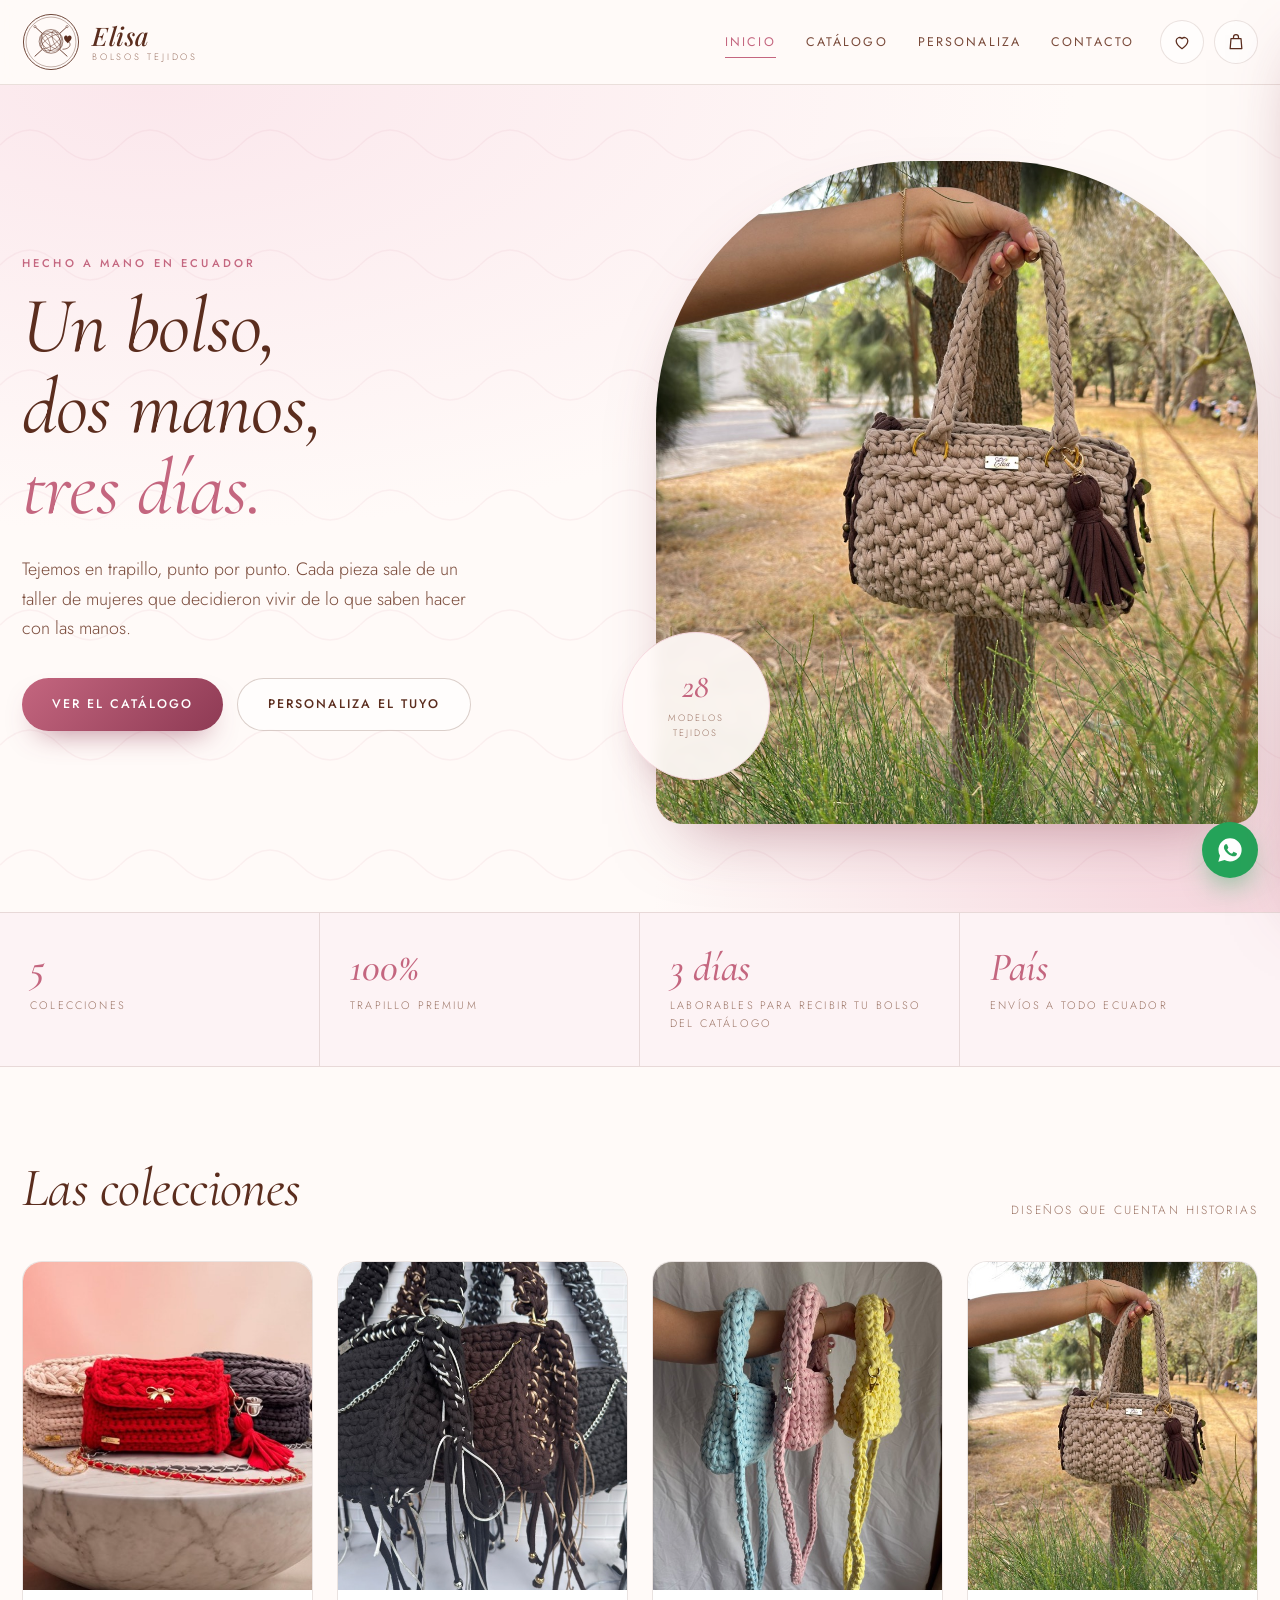
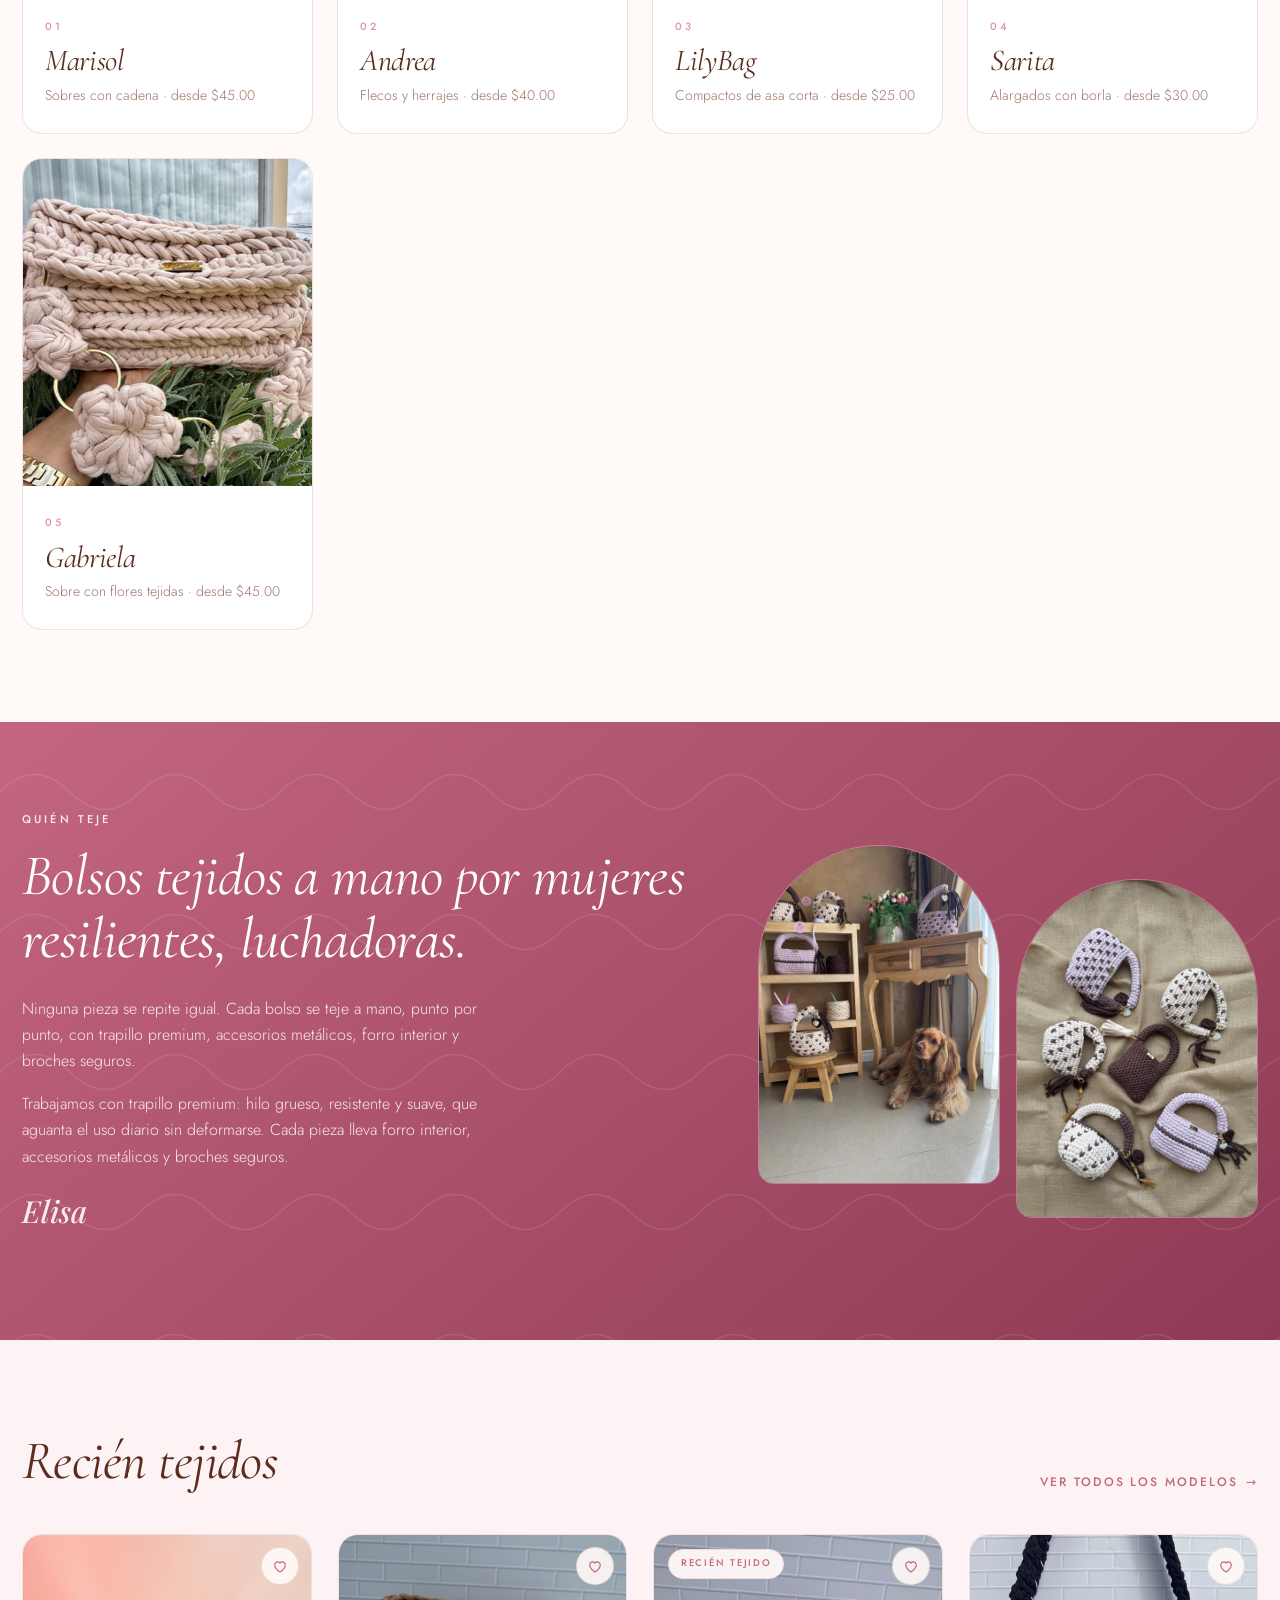
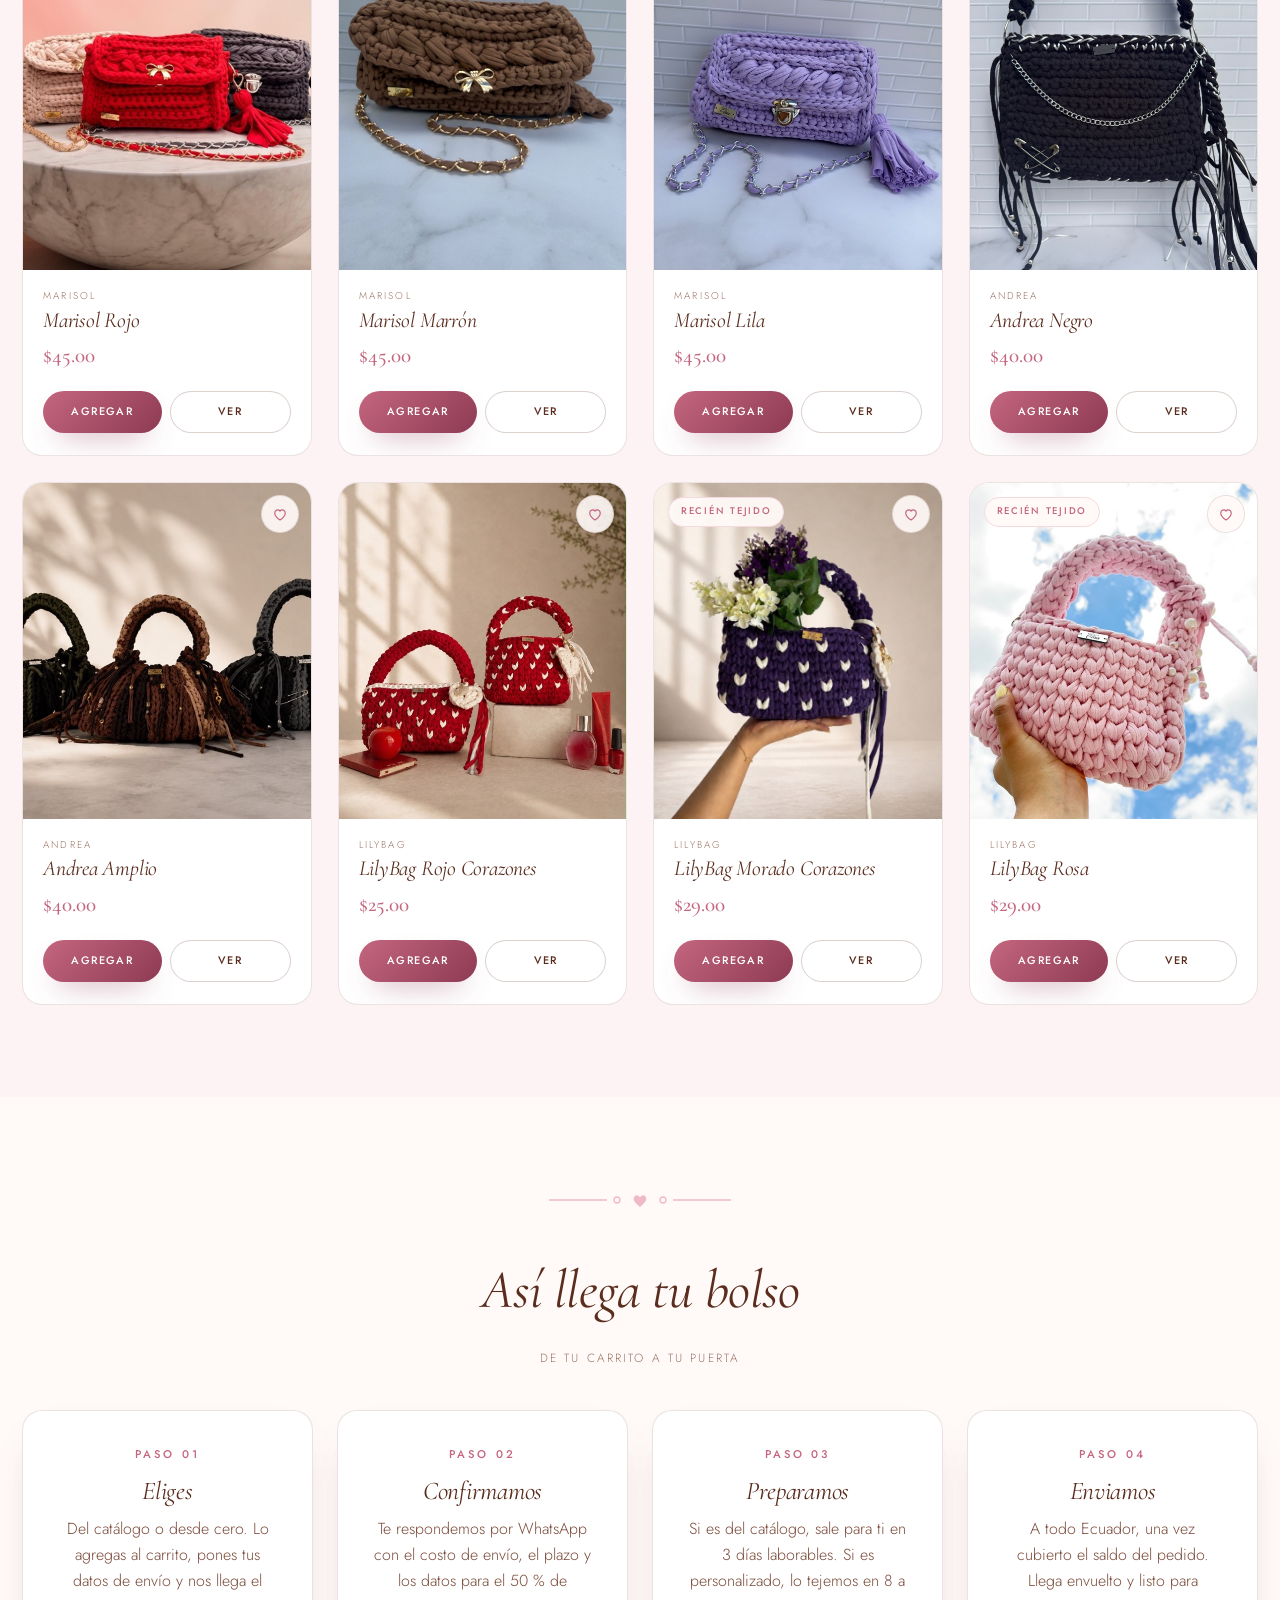
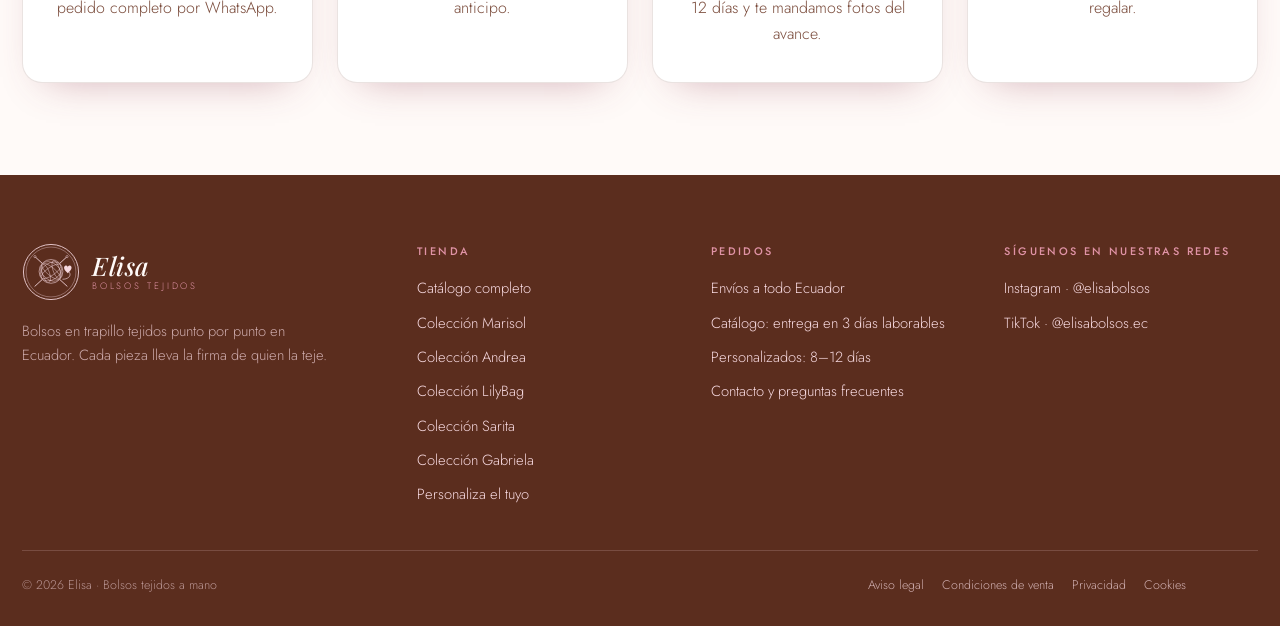
<file: index.html>
<!DOCTYPE html>
<html lang="es">
<head>
<meta charset="utf-8">
<meta name="viewport" content="width=device-width, initial-scale=1">
<title>Elisa · Bolsos tejidos a mano en Ecuador</title>
<meta name="description" content="Bolsos en trapillo tejidos a mano, punto por punto, por un taller de mujeres en Ecuador. Cuatro colecciones, piezas únicas y bolsos hechos a tu medida.">
<meta property="og:title" content="Elisa · Bolsos tejidos a mano">
<meta property="og:description" content="Diseños que cuentan historias. Hechos con amor, tejidos para ti.">
<meta property="og:image" content="assets/img/productos/sarita-arena.jpg">
<link rel="icon" href="data:image/svg+xml,%3Csvg xmlns='http://www.w3.org/2000/svg' viewBox='0 0 32 32'%3E%3Ctext y='26' font-size='26'%3E%F0%9F%A7%B6%3C/text%3E%3C/svg%3E">
<link rel="stylesheet" href="assets/css/estilo.css">
</head>
<body data-pagina="inicio">

<div id="cabecera"></div>

<main>

  <!-- Portada -->
  <section class="portada">
    <div class="contenedor portada-grid">
      <div>
        <p class="eyebrow">Hecho a mano en Ecuador</p>
        <h1>Un bolso,<br>dos manos,<br><em>tres días.</em></h1>
        <p class="entrada">Tejemos en trapillo, punto por punto. Cada pieza sale de un taller de mujeres que decidieron vivir de lo que saben hacer con las manos.</p>
        <div class="portada-acciones">
          <a class="boton boton-principal" href="/catalogo">Ver el catálogo</a>
          <a class="boton boton-secundario" href="/personaliza">Personaliza el tuyo</a>
        </div>
      </div>
      <div class="portada-figura">
        <img src="assets/img/productos/sarita-arena.jpg" alt="Bolso Sarita Arena tejido en trapillo, colgado de un árbol">
        <div class="portada-sello">
          <div>
            <strong id="total-modelos">26</strong>
            <span>Modelos<br>tejidos</span>
          </div>
        </div>
      </div>
    </div>
  </section>

  <!-- Cifras -->
  <section class="cifras">
    <div class="cifra"><strong id="num-colecciones">4</strong><span>Colecciones</span></div>
    <div class="cifra"><strong>100%</strong><span>Trapillo premium</span></div>
    <div class="cifra"><strong>3 días</strong><span>Laborables para recibir tu bolso del catálogo</span></div>
    <div class="cifra"><strong>País</strong><span>Envíos a todo Ecuador</span></div>
  </section>

  <!-- Colecciones -->
  <section class="seccion">
    <div class="contenedor">
      <div class="encabezado-seccion">
        <h2 class="titulo-seccion">Las colecciones</h2>
        <p>Diseños que cuentan historias</p>
      </div>
      <div class="grid-colecciones" id="grid-colecciones"></div>
    </div>
  </section>

  <!-- Manifiesto -->
  <section class="manifiesto">
    <div class="contenedor manifiesto-grid">
      <div class="revelar">
        <p class="eyebrow eyebrow-claro">Quién teje</p>
        <h2>Bolsos tejidos a mano por mujeres resilientes, luchadoras.</h2>
        <p>Ninguna pieza se repite igual. Cada bolso se teje a mano, punto por punto, con trapillo premium, accesorios metálicos, forro interior y broches seguros.</p>
        <p>Trabajamos con trapillo premium: hilo grueso, resistente y suave, que aguanta el uso diario sin deformarse. Cada pieza lleva forro interior, accesorios metálicos y broches seguros.</p>
        <p class="firma">Elisa</p>
      </div>
      <div class="manifiesto-fotos revelar" id="fotos-taller"></div>
    </div>
  </section>

  <!-- Recién tejidos -->
  <section class="seccion seccion-papel">
    <div class="contenedor">
      <div class="encabezado-seccion">
        <h2 class="titulo-seccion">Recién tejidos</h2>
        <a class="enlace-flecha" href="/catalogo">Ver todos los modelos <span>&rarr;</span></a>
      </div>
      <div class="grid-productos" id="grid-destacados"></div>
    </div>
  </section>

  <!-- Cómo se hace -->
  <section class="seccion centrado">
    <div class="contenedor">
      <div class="encabezado-seccion">
        <svg class="filigrana" viewBox="0 0 190 22" aria-hidden="true">
          <path d="M4 11h58M128 11h58"/>
          <circle cx="72" cy="11" r="3"/>
          <circle cx="118" cy="11" r="3"/>
          <path class="corazon" d="M95 18c-6-5-8-8-5-11 2-2 5 0 5 2 0-2 3-4 5-2 3 3 1 6-5 11Z"/>
        </svg>
        <h2 class="titulo-seccion">Así llega tu bolso</h2>
        <p>De tu carrito a tu puerta</p>
      </div>
      <div class="grid-colecciones">
        <article class="tarjeta revelar">
          <p class="eyebrow">Paso 01</p>
          <h3 style="font-size:1.6rem;font-style:italic;margin-bottom:10px">Eliges</h3>
          <p class="texto-suave" style="margin:0">Del catálogo o desde cero. Lo agregas al carrito, pones tus datos de envío y nos llega el pedido completo por WhatsApp.</p>
        </article>
        <article class="tarjeta revelar">
          <p class="eyebrow">Paso 02</p>
          <h3 style="font-size:1.6rem;font-style:italic;margin-bottom:10px">Confirmamos</h3>
          <p class="texto-suave" style="margin:0">Te respondemos por WhatsApp con el costo de envío, el plazo y los datos para el 50 % de anticipo.</p>
        </article>
        <article class="tarjeta revelar">
          <p class="eyebrow">Paso 03</p>
          <h3 style="font-size:1.6rem;font-style:italic;margin-bottom:10px">Preparamos</h3>
          <p class="texto-suave" style="margin:0">Si es del catálogo, sale para ti en 3 días laborables. Si es personalizado, lo tejemos en 8 a 12 días y te mandamos fotos del avance.</p>
        </article>
        <article class="tarjeta revelar">
          <p class="eyebrow">Paso 04</p>
          <h3 style="font-size:1.6rem;font-style:italic;margin-bottom:10px">Enviamos</h3>
          <p class="texto-suave" style="margin:0">A todo Ecuador, una vez cubierto el saldo del pedido. Llega envuelto y listo para regalar.</p>
        </article>
      </div>
    </div>
  </section>

</main>

<div id="pie"></div>

<script src="assets/js/datos.js"></script>
<script src="assets/js/app.js"></script>
</body>
</html>
</file>
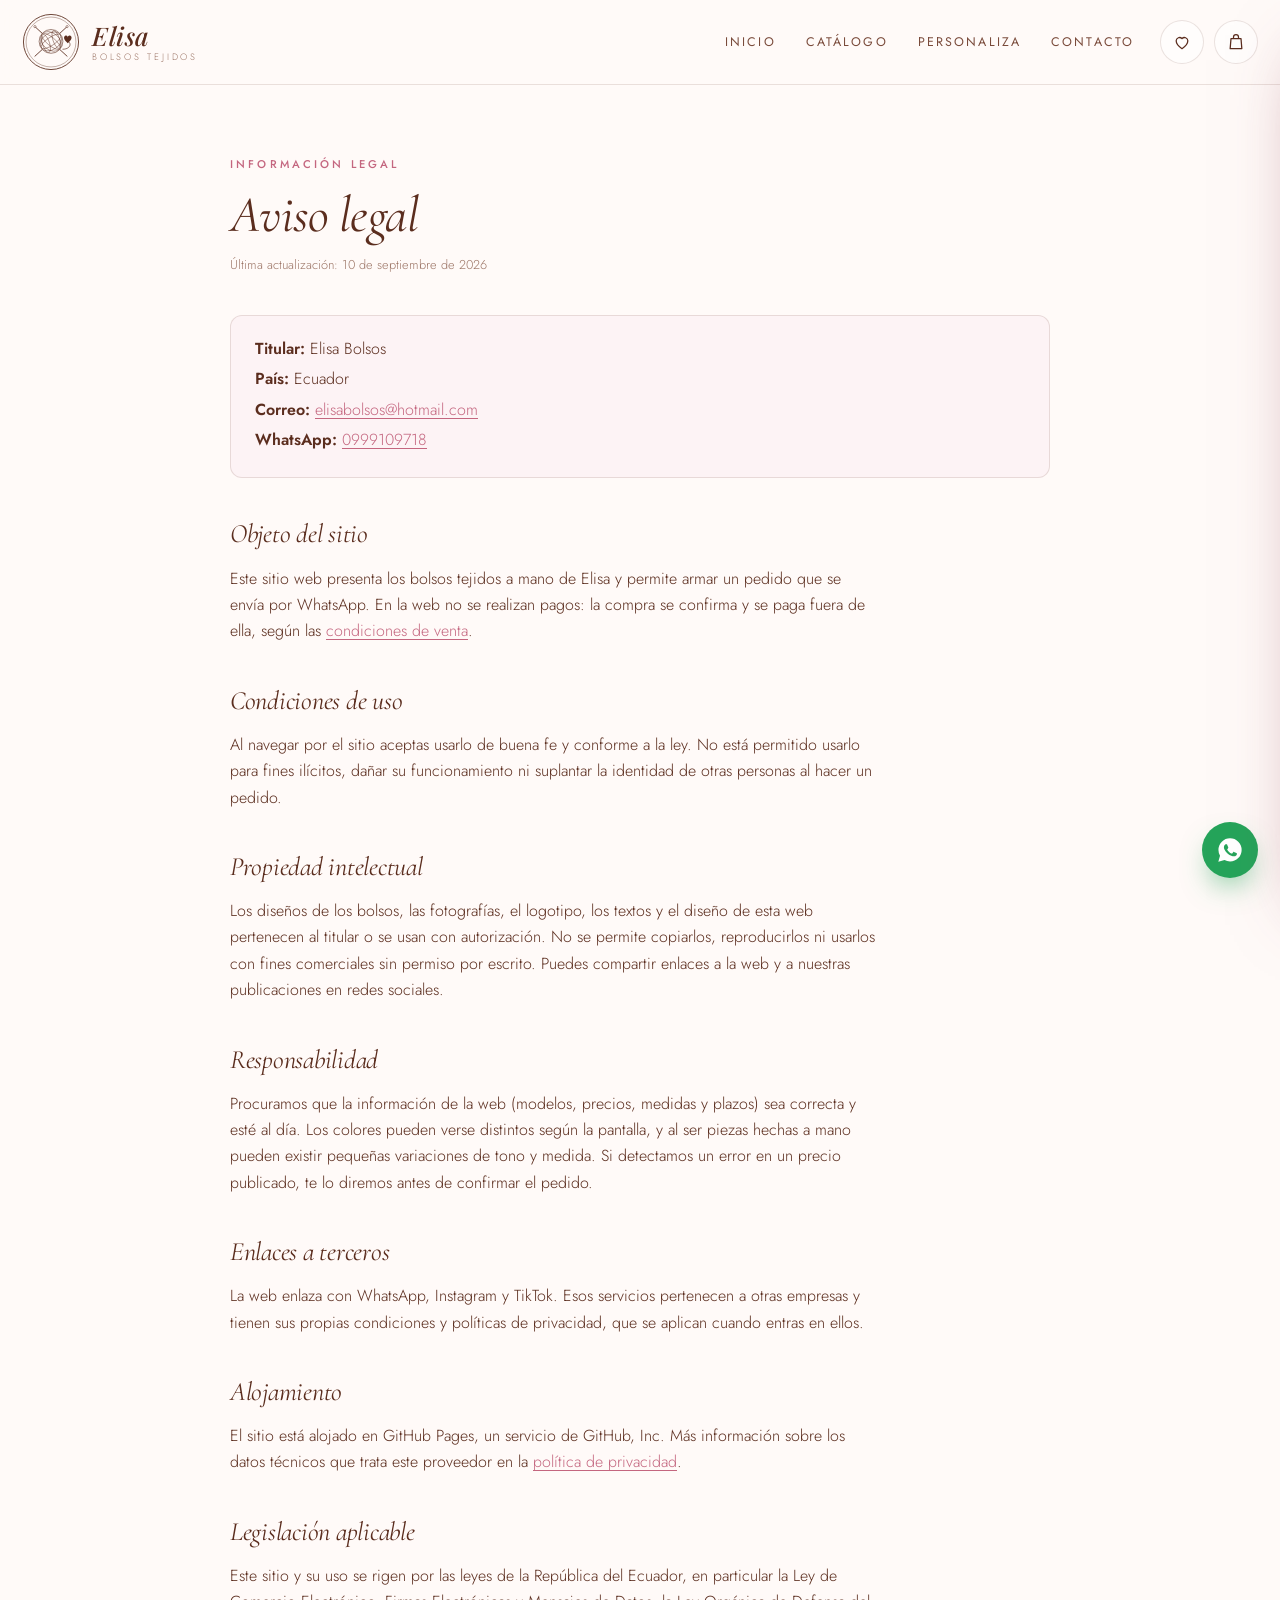
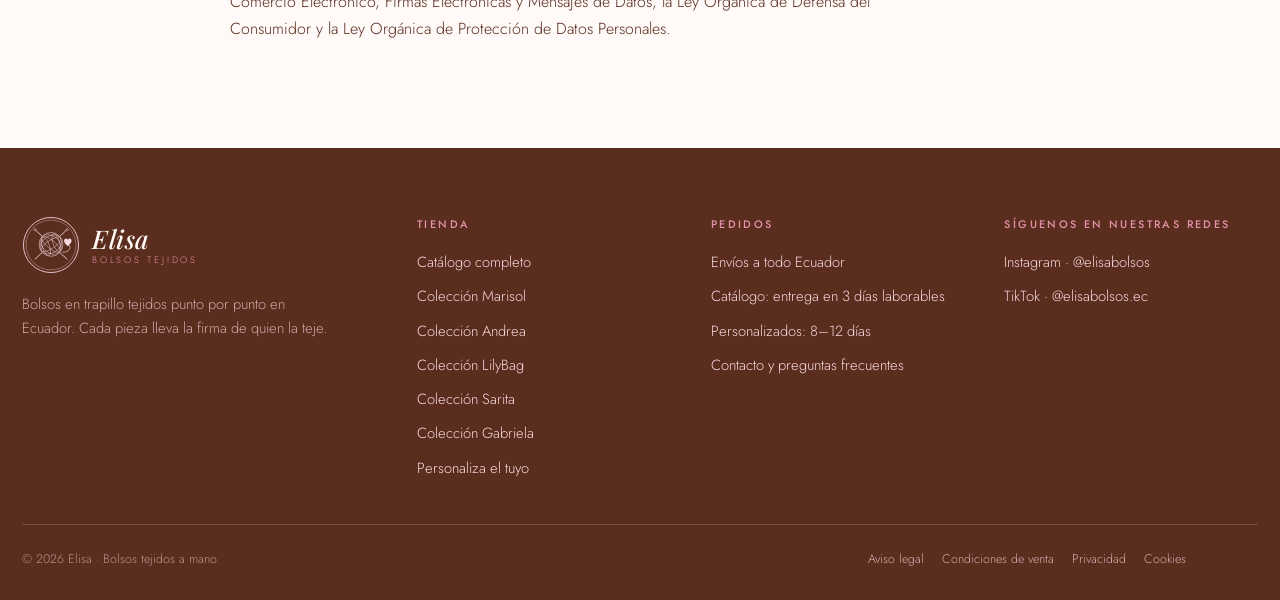
<file: aviso-legal.html>
<!DOCTYPE html>
<html lang="es">
<head>
<meta charset="utf-8">
<meta name="viewport" content="width=device-width, initial-scale=1">
<title>Aviso legal · Elisa Bolsos Tejidos</title>
<meta name="description" content="Datos del titular del sitio web de Elisa Bolsos Tejidos y condiciones de uso.">
<meta name="robots" content="noindex, follow">
<link rel="icon" href="data:image/svg+xml,%3Csvg xmlns='http://www.w3.org/2000/svg' viewBox='0 0 32 32'%3E%3Ctext y='26' font-size='26'%3E%F0%9F%A7%B6%3C/text%3E%3C/svg%3E">
<link rel="stylesheet" href="assets/css/estilo.css">
</head>
<body data-pagina="legal">

<div id="cabecera"></div>

<main class="legal">
  <div class="contenedor">
    <p class="eyebrow">Información legal</p>
    <h1>Aviso legal</h1>
    <p class="actualizado">Última actualización: <span data-titular="actualizado"></span></p>
    <ul class="ficha-titular">
      <li><strong>Titular:</strong> <span data-titular="nombre"></span></li>
      <li data-si="ruc"><strong>RUC / cédula:</strong> <span data-titular="ruc"></span></li>
      <li data-si="domicilio"><strong>Domicilio:</strong> <span data-titular="domicilio"></span></li>
      <li><strong>País:</strong> <span data-titular="pais"></span></li>
      <li><strong>Correo:</strong> <a data-enlace="email" href="mailto:elisabolsos@hotmail.com"></a></li>
      <li><strong>WhatsApp:</strong> <a data-enlace="whatsapp" href="https://wa.me/593999109718"></a></li>
    </ul>

    <h2>Objeto del sitio</h2>
    <p>Este sitio web presenta los bolsos tejidos a mano de Elisa y permite armar un pedido que se envía por WhatsApp. En la web no se realizan pagos: la compra se confirma y se paga fuera de ella, según las <a href="/terminos">condiciones de venta</a>.</p>

    <h2>Condiciones de uso</h2>
    <p>Al navegar por el sitio aceptas usarlo de buena fe y conforme a la ley. No está permitido usarlo para fines ilícitos, dañar su funcionamiento ni suplantar la identidad de otras personas al hacer un pedido.</p>

    <h2>Propiedad intelectual</h2>
    <p>Los diseños de los bolsos, las fotografías, el logotipo, los textos y el diseño de esta web pertenecen al titular o se usan con autorización. No se permite copiarlos, reproducirlos ni usarlos con fines comerciales sin permiso por escrito. Puedes compartir enlaces a la web y a nuestras publicaciones en redes sociales.</p>

    <h2>Responsabilidad</h2>
    <p>Procuramos que la información de la web (modelos, precios, medidas y plazos) sea correcta y esté al día. Los colores pueden verse distintos según la pantalla, y al ser piezas hechas a mano pueden existir pequeñas variaciones de tono y medida. Si detectamos un error en un precio publicado, te lo diremos antes de confirmar el pedido.</p>

    <h2>Enlaces a terceros</h2>
    <p>La web enlaza con WhatsApp, Instagram y TikTok. Esos servicios pertenecen a otras empresas y tienen sus propias condiciones y políticas de privacidad, que se aplican cuando entras en ellos.</p>

    <h2>Alojamiento</h2>
    <p>El sitio está alojado en GitHub Pages, un servicio de GitHub, Inc. Más información sobre los datos técnicos que trata este proveedor en la <a href="/privacidad">política de privacidad</a>.</p>

    <h2>Legislación aplicable</h2>
    <p>Este sitio y su uso se rigen por las leyes de la República del Ecuador, en particular la Ley de Comercio Electrónico, Firmas Electrónicas y Mensajes de Datos, la Ley Orgánica de Defensa del Consumidor y la Ley Orgánica de Protección de Datos Personales.</p>
  </div>
</main>

<div id="pie"></div>

<script src="assets/js/datos.js"></script>
<script src="assets/js/app.js"></script>
</body>
</html>
</file>
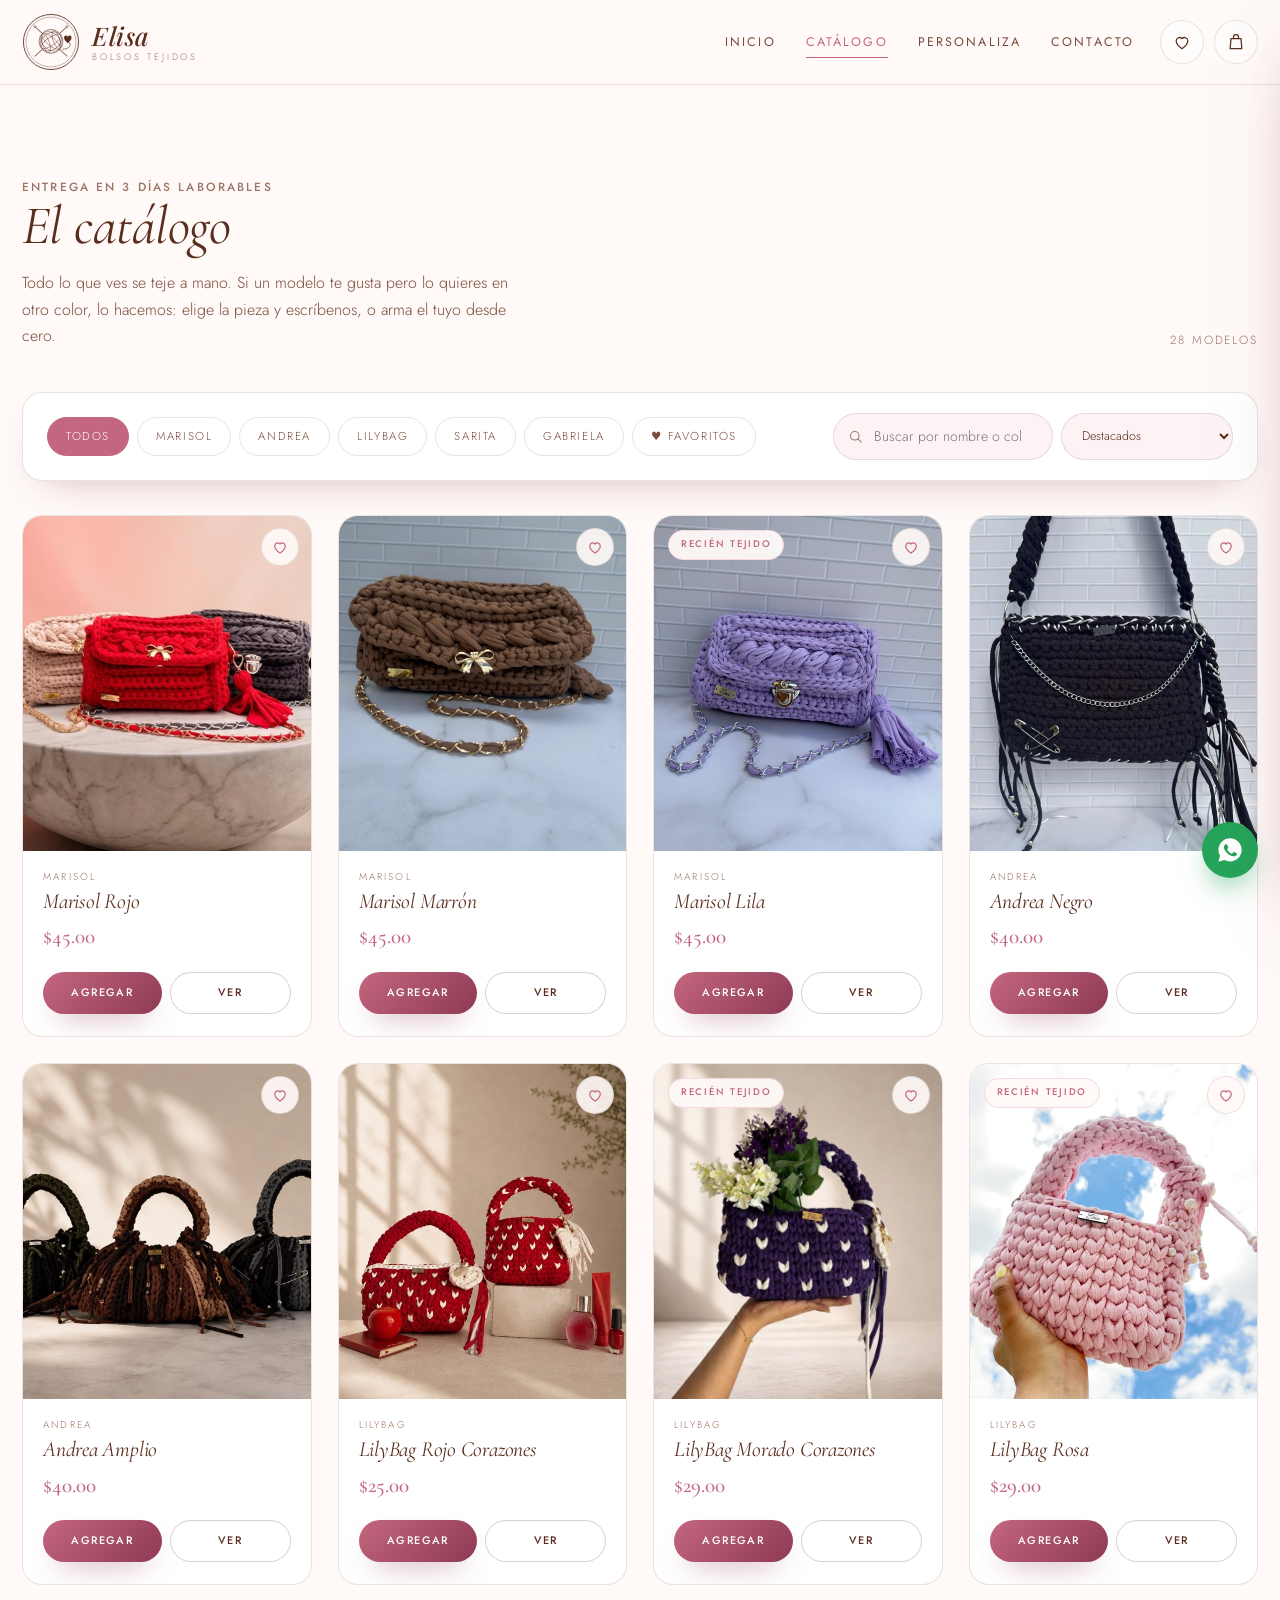
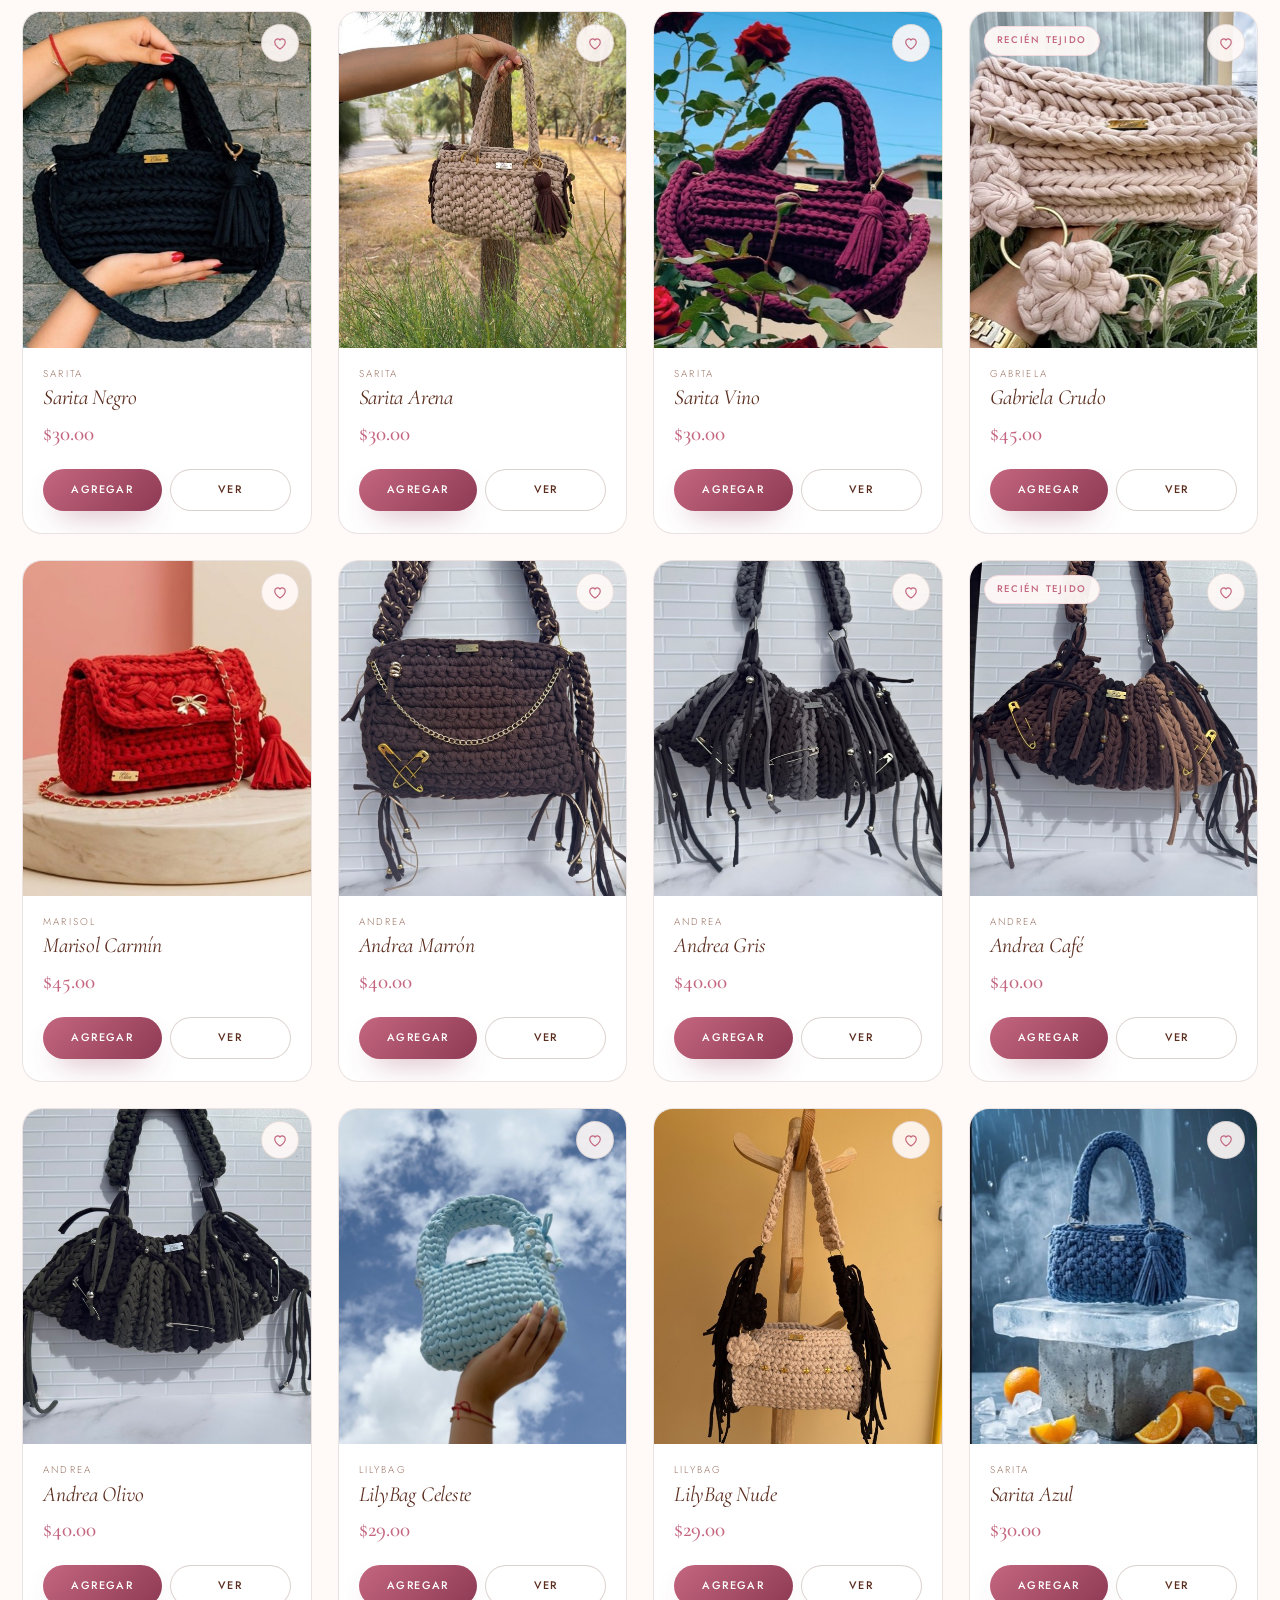
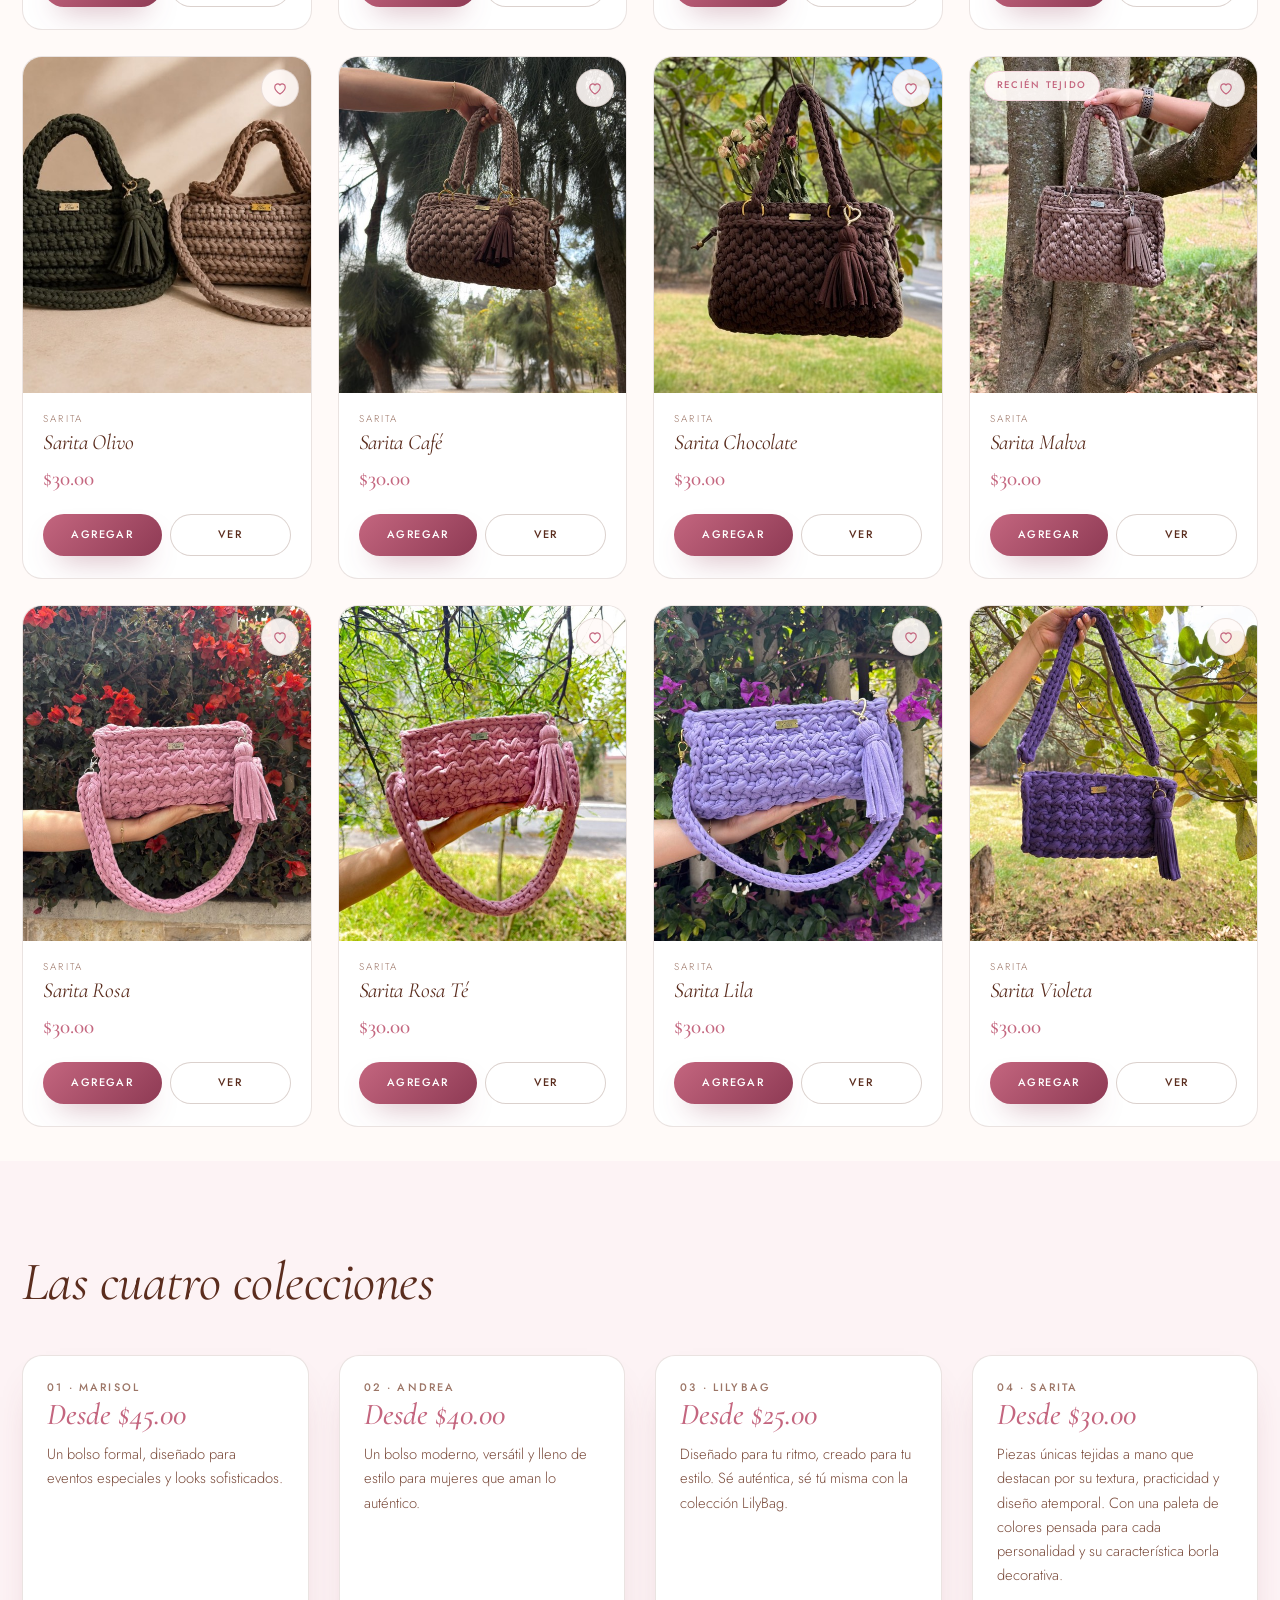
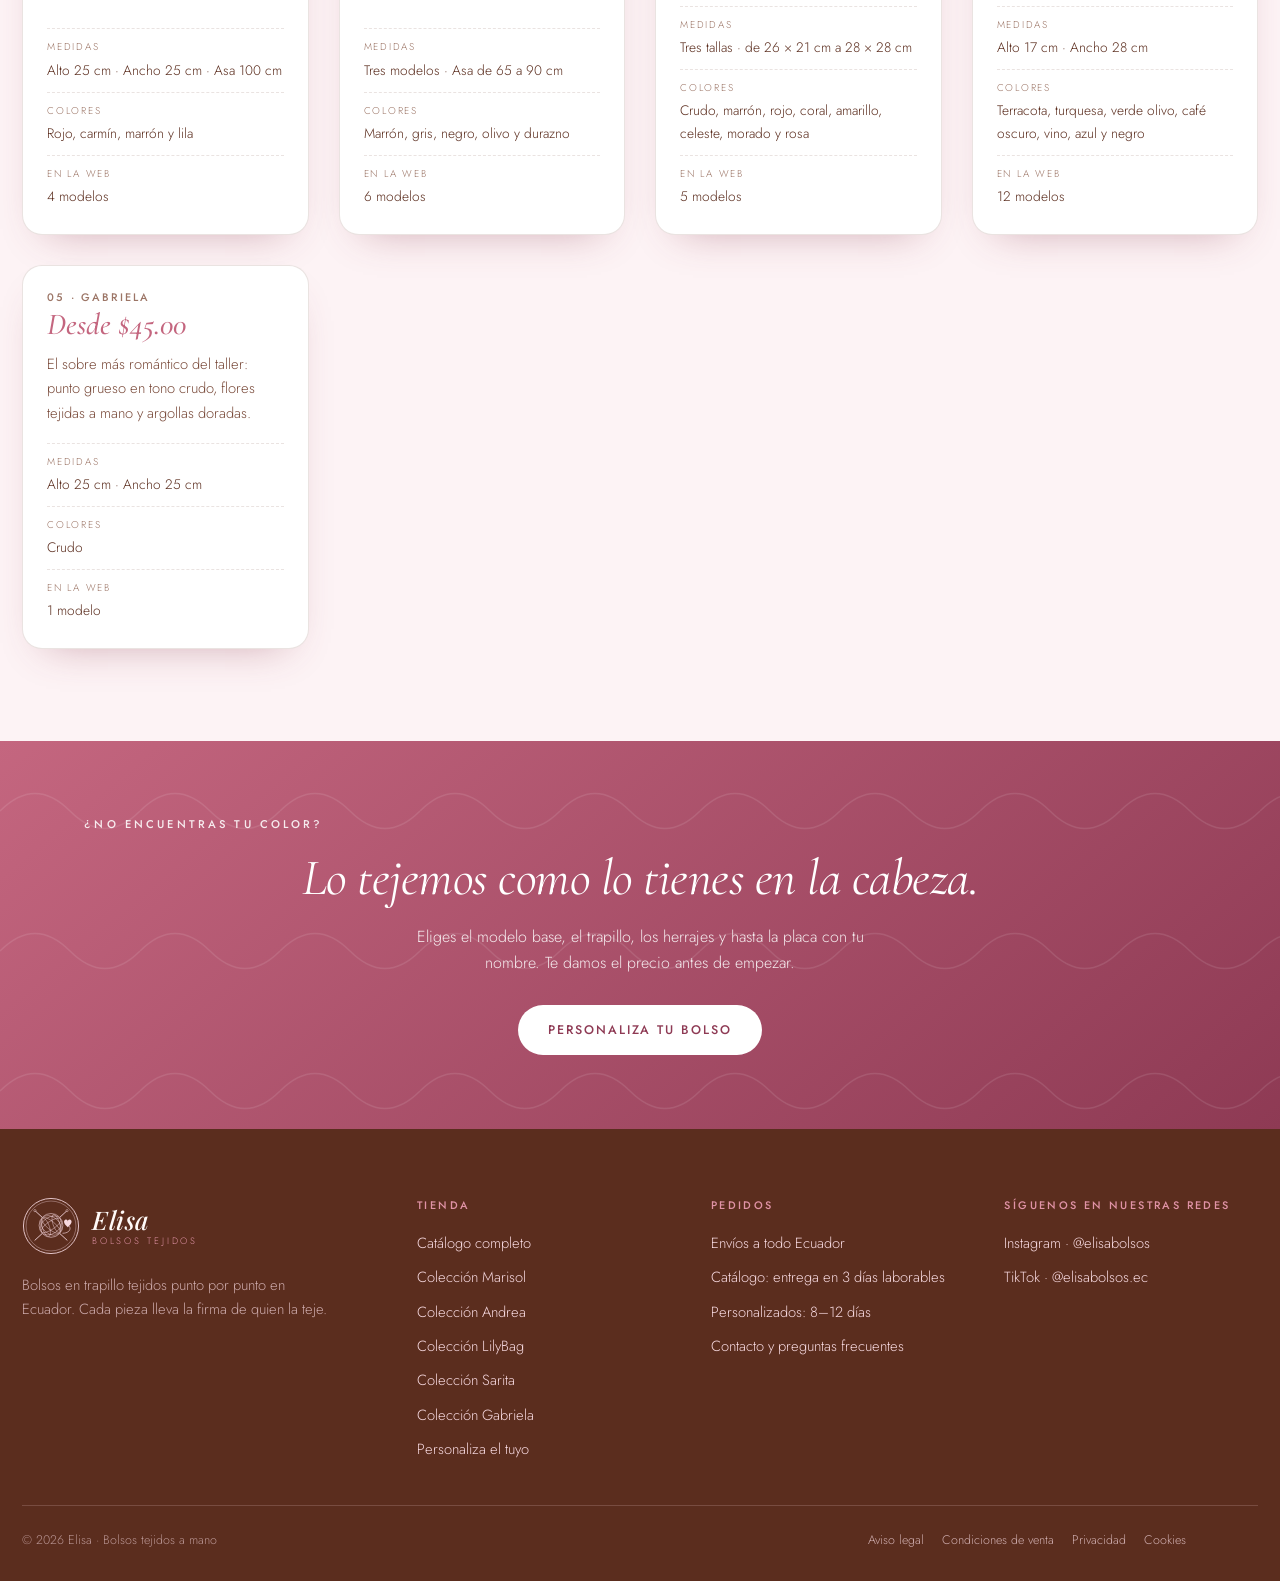
<file: catalogo.html>
<!DOCTYPE html>
<html lang="es">
<head>
<meta charset="utf-8">
<meta name="viewport" content="width=device-width, initial-scale=1">
<title>Catálogo · Elisa Bolsos Tejidos</title>
<meta name="description" content="Catálogo completo de bolsos tejidos a mano en trapillo: sobres con cadena, bolsos con flecos, mini bolsos y estructurados con borla. Envíos a todo Ecuador.">
<link rel="icon" href="data:image/svg+xml,%3Csvg xmlns='http://www.w3.org/2000/svg' viewBox='0 0 32 32'%3E%3Ctext y='26' font-size='26'%3E%F0%9F%A7%B6%3C/text%3E%3C/svg%3E">
<link rel="stylesheet" href="assets/css/estilo.css">
</head>
<body data-pagina="catalogo">

<div id="cabecera"></div>

<main>

  <section class="seccion" style="padding-bottom:34px">
    <div class="contenedor">
      <div class="encabezado-seccion">
        <div>
          <p class="eyebrow">Entrega en 3 días laborables</p>
          <h1 class="titulo-seccion">El catálogo</h1>
          <p class="texto-suave" style="max-width:56ch;margin:14px 0 0">Todo lo que ves se teje a mano. Si un modelo te gusta pero lo quieres en otro color, lo hacemos: elige la pieza y escríbenos, o arma el tuyo desde cero.</p>
        </div>
        <span class="conteo" id="conteo"></span>
      </div>

      <div class="barra-filtros" id="filtros"></div>
      <div class="grid-productos" id="grid-catalogo"></div>
    </div>
  </section>

  <section class="seccion seccion-papel">
    <div class="contenedor">
      <div class="encabezado-seccion">
        <h2 class="titulo-seccion">Las cuatro colecciones</h2>
      </div>
      <div class="rejilla-colecciones-texto" id="intro-colecciones"></div>
    </div>
  </section>

  <section class="manifiesto">
    <div class="contenedor" style="padding:74px 0;text-align:center;position:relative;z-index:1">
      <p class="eyebrow eyebrow-claro">¿No encuentras tu color?</p>
      <h2 style="font-size:clamp(2rem,4.4vw,3.2rem);font-style:italic;margin-bottom:18px">Lo tejemos como lo tienes en la cabeza.</h2>
      <p style="margin:0 auto 28px;max-width:52ch;color:rgba(255,255,255,.88)">Eliges el modelo base, el trapillo, los herrajes y hasta la placa con tu nombre. Te damos el precio antes de empezar.</p>
      <a class="boton boton-claro" href="/personaliza">Personaliza tu bolso</a>
    </div>
  </section>

</main>

<div id="pie"></div>

<script src="assets/js/datos.js"></script>
<script src="assets/js/app.js"></script>
</body>
</html>
</file>
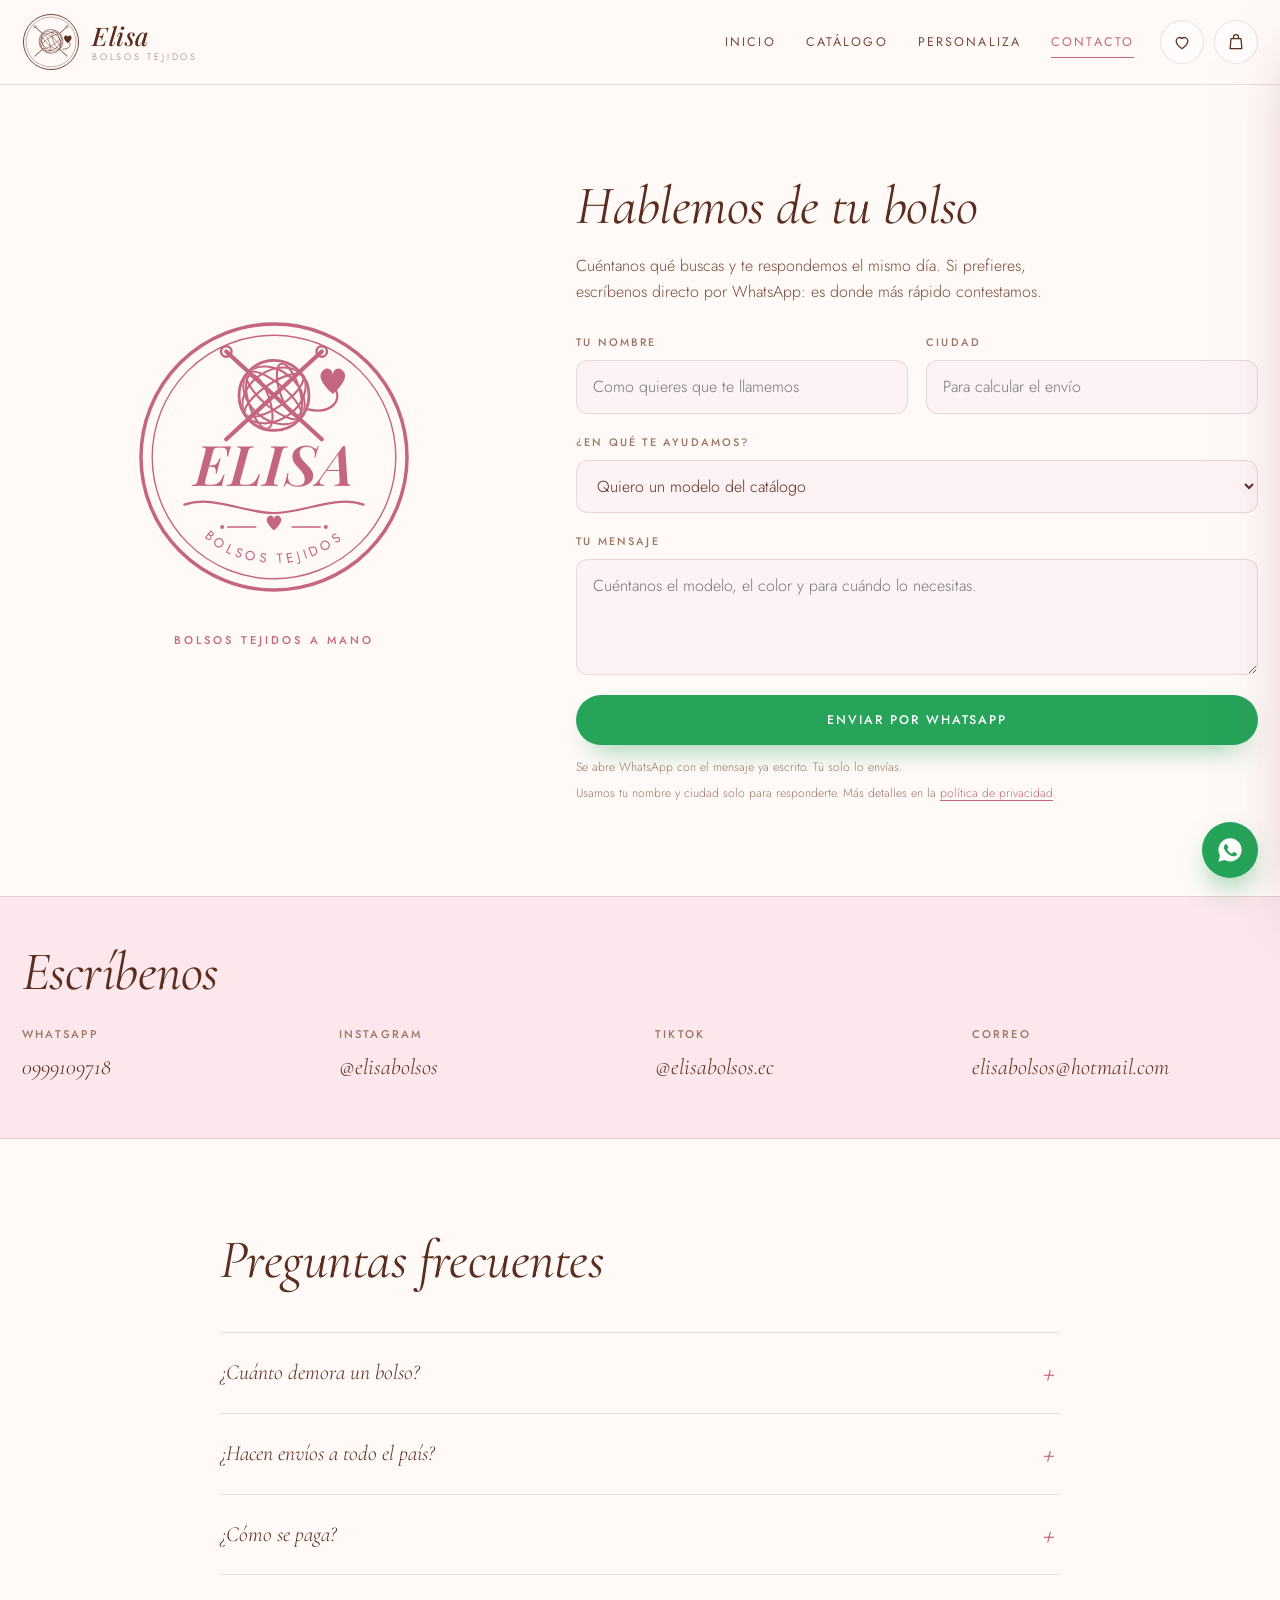
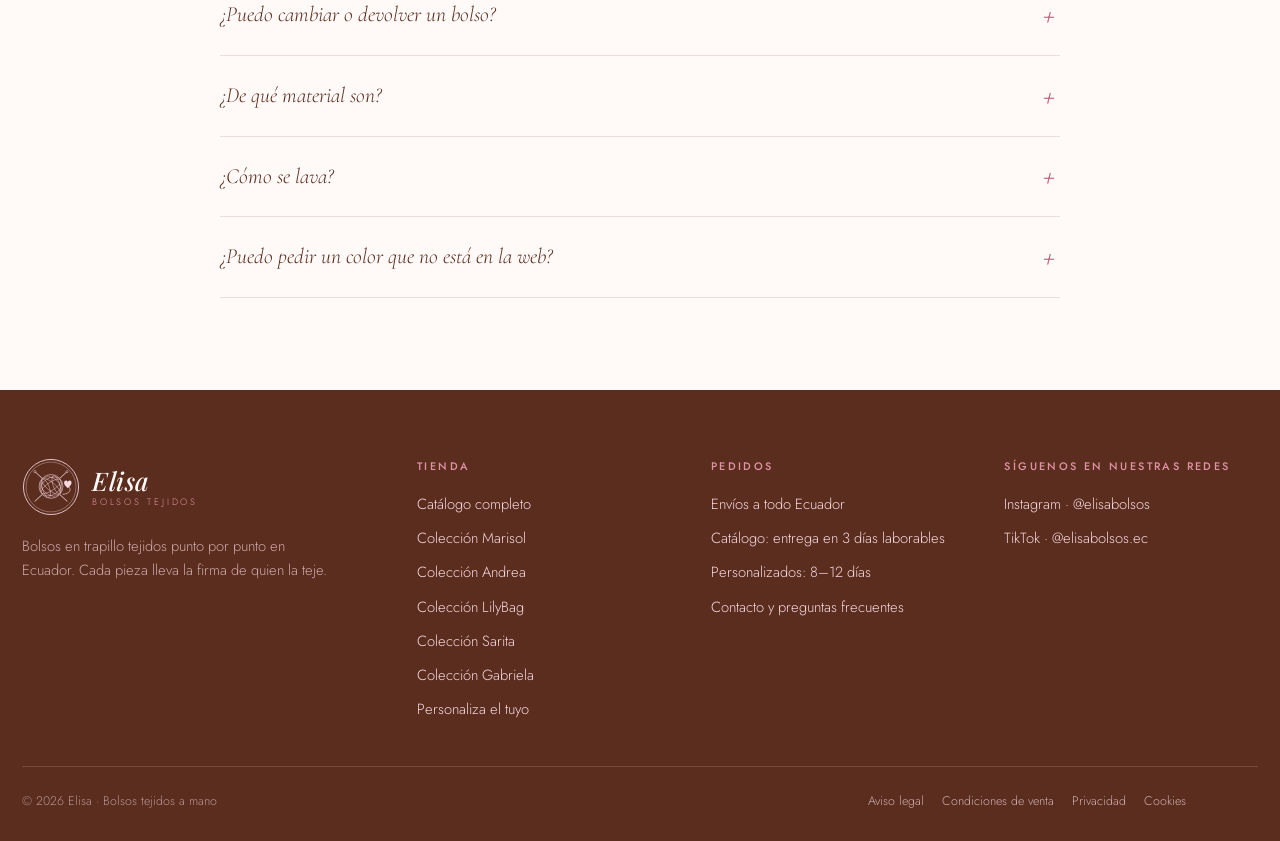
<file: contacto.html>
<!DOCTYPE html>
<html lang="es">
<head>
<meta charset="utf-8">
<meta name="viewport" content="width=device-width, initial-scale=1">
<title>Contacto · Elisa Bolsos Tejidos</title>
<meta name="description" content="Escríbenos por WhatsApp o Instagram. Envíos a todo Ecuador y pedidos personalizados de bolsos tejidos a mano.">
<link rel="icon" href="data:image/svg+xml,%3Csvg xmlns='http://www.w3.org/2000/svg' viewBox='0 0 32 32'%3E%3Ctext y='26' font-size='26'%3E%F0%9F%A7%B6%3C/text%3E%3C/svg%3E">
<link rel="stylesheet" href="assets/css/estilo.css">
</head>
<body data-pagina="contacto">

<div id="cabecera"></div>

<main>

  <section class="seccion">
    <div class="contenedor">
      <div style="display:grid;grid-template-columns:.85fr 1.15fr;gap:50px;align-items:center" class="grid-contacto">

        <div class="revelar">
          <div class="logo-grande logo-rosa" data-logo-completo style="margin-bottom:26px"></div>
          <p class="eyebrow" style="text-align:center">Bolsos tejidos a mano</p>
        </div>

        <div>
          <h1 class="titulo-seccion" style="margin-bottom:16px">Hablemos de tu bolso</h1>
          <p class="texto-suave" style="max-width:52ch">Cuéntanos qué buscas y te respondemos el mismo día. Si prefieres, escríbenos directo por WhatsApp: es donde más rápido contestamos.</p>

          <form id="form-contacto" style="margin-top:28px">
            <div class="fila-campos">
              <div class="campo">
                <label for="nombre">Tu nombre</label>
                <input type="text" id="nombre" name="nombre" required placeholder="Como quieres que te llamemos">
              </div>
              <div class="campo">
                <label for="ciudad">Ciudad</label>
                <input type="text" id="ciudad" name="ciudad" placeholder="Para calcular el envío">
              </div>
            </div>
            <div class="campo">
              <label for="motivo">¿En qué te ayudamos?</label>
              <select id="motivo" name="motivo">
                <option>Quiero un modelo del catálogo</option>
                <option>Quiero un bolso personalizado</option>
                <option>Pregunta sobre envíos y pagos</option>
                <option>Pedido al por mayor</option>
                <option>Otra cosa</option>
              </select>
            </div>
            <div class="campo">
              <label for="mensaje">Tu mensaje</label>
              <textarea id="mensaje" name="mensaje" required placeholder="Cuéntanos el modelo, el color y para cuándo lo necesitas."></textarea>
            </div>
            <button type="submit" class="boton boton-wa boton-bloque">Enviar por WhatsApp</button>
            <p class="pista" style="margin-top:12px">Se abre WhatsApp con el mensaje ya escrito. Tú solo lo envías.</p>
            <p class="pista aviso-datos" style="margin-top:6px">Usamos tu nombre y ciudad solo para responderte. Más detalles en la <a href="/privacidad">política de privacidad</a>.</p>
          </form>
        </div>

      </div>
    </div>
  </section>

  <section class="franja-contacto" id="escribenos">
    <div class="contenedor">
      <h2 class="titulo-seccion" style="padding-top:46px;margin:0">Escríbenos</h2>
      <div class="franja-grid franja-grid-4" style="padding-top:26px">
        <div class="dato">
          <h4>WhatsApp</h4>
          <p><a data-enlace="whatsapp" href="https://wa.me/593999109718">0999109718</a></p>
        </div>
        <div class="dato">
          <h4>Instagram</h4>
          <p><a data-enlace="instagram" href="https://www.instagram.com/elisabolsos/">@elisabolsos</a></p>
        </div>
        <div class="dato">
          <h4>TikTok</h4>
          <p><a data-enlace="tiktok" href="https://www.tiktok.com/@elisabolsos.ec">@elisabolsos.ec</a></p>
        </div>
        <div class="dato">
          <h4>Correo</h4>
          <p><a data-enlace="email" href="mailto:elisabolsos@hotmail.com">elisabolsos@hotmail.com</a></p>
        </div>
      </div>
    </div>
  </section>

  <section class="seccion">
    <div class="contenedor" style="max-width:840px">
      <div class="encabezado-seccion">
        <h2 class="titulo-seccion">Preguntas frecuentes</h2>
      </div>
      <div class="acordeon">
        <div class="acordeon-item">
          <button class="acordeon-boton">¿Cuánto demora un bolso?</button>
          <div class="acordeon-panel"><p>Los modelos del catálogo te llegan en 3 días laborables desde que confirmamos el pedido. Los personalizados se tejen en 8 a 12 días; los que llevan corazones tejidos toman hasta 14, porque cada corazón se teje aparte y se une al cuerpo del bolso a mano.</p></div>
        </div>
        <div class="acordeon-item">
          <button class="acordeon-boton">¿Hacen envíos a todo el país?</button>
          <div class="acordeon-panel"><p>Sí, enviamos a todo Ecuador por courier. El costo depende de la ciudad y te lo confirmamos por WhatsApp antes de despachar. En Quito y alrededores también coordinamos entrega en persona.</p></div>
        </div>
        <div class="acordeon-item">
          <button class="acordeon-boton">¿Cómo se paga?</button>
          <div class="acordeon-panel"><p>Para confirmar cualquier pedido solicitamos el 50 % de anticipo, y el saldo se paga antes de la entrega. El pago se hace por transferencia bancaria a la cuenta que te indicamos por WhatsApp.</p></div>
        </div>
        <div class="acordeon-item">
          <button class="acordeon-boton">¿Puedo cambiar o devolver un bolso?</button>
          <div class="acordeon-panel"><p>Los modelos del catálogo, sí: tienes 15 días hábiles desde que lo recibes, siempre que el bolso esté en el mismo estado en que te llegó. Los personalizados no admiten cambios ni devoluciones, porque se tejen según lo que tú eliges. En ambos casos el bolso debe estar sin uso y en perfectas condiciones. Si llega con un defecto o no corresponde a lo que pediste, escríbenos con fotos dentro de las 48 horas: lo reparamos, lo reponemos o te devolvemos el dinero. Detalles en las <a href="/terminos" style="text-decoration:underline">condiciones de venta</a>.</p></div>
        </div>
        <div class="acordeon-item">
          <button class="acordeon-boton">¿De qué material son?</button>
          <div class="acordeon-panel"><p>Trapillo premium: un hilo grueso, resistente y suave que no se deforma con el uso. Todas las piezas llevan forro interior, accesorios metálicos y broches seguros; la base va reforzada.</p></div>
        </div>
        <div class="acordeon-item">
          <button class="acordeon-boton">¿Cómo se lava?</button>
          <div class="acordeon-panel"><p>A mano, con agua fría y jabón neutro, sin retorcer. Se seca en horizontal a la sombra, rellenando el bolso con una toalla para que mantenga su forma. Nunca en lavadora ni en secadora.</p></div>
        </div>
        <div class="acordeon-item">
          <button class="acordeon-boton">¿Puedo pedir un color que no está en la web?</button>
          <div class="acordeon-panel"><p>Casi siempre sí. Escríbenos con una foto del tono que buscas y revisamos si lo conseguimos con nuestros proveedores de trapillo. Si no existe ese color exacto, te proponemos el más cercano antes de empezar.</p></div>
        </div>
      </div>
    </div>
  </section>

</main>

<div id="pie"></div>

<style>
  @media (max-width: 900px) { .grid-contacto { grid-template-columns: 1fr !important; gap: 32px !important; } }
</style>

<script src="assets/js/datos.js"></script>
<script src="assets/js/app.js"></script>
</body>
</html>
</file>
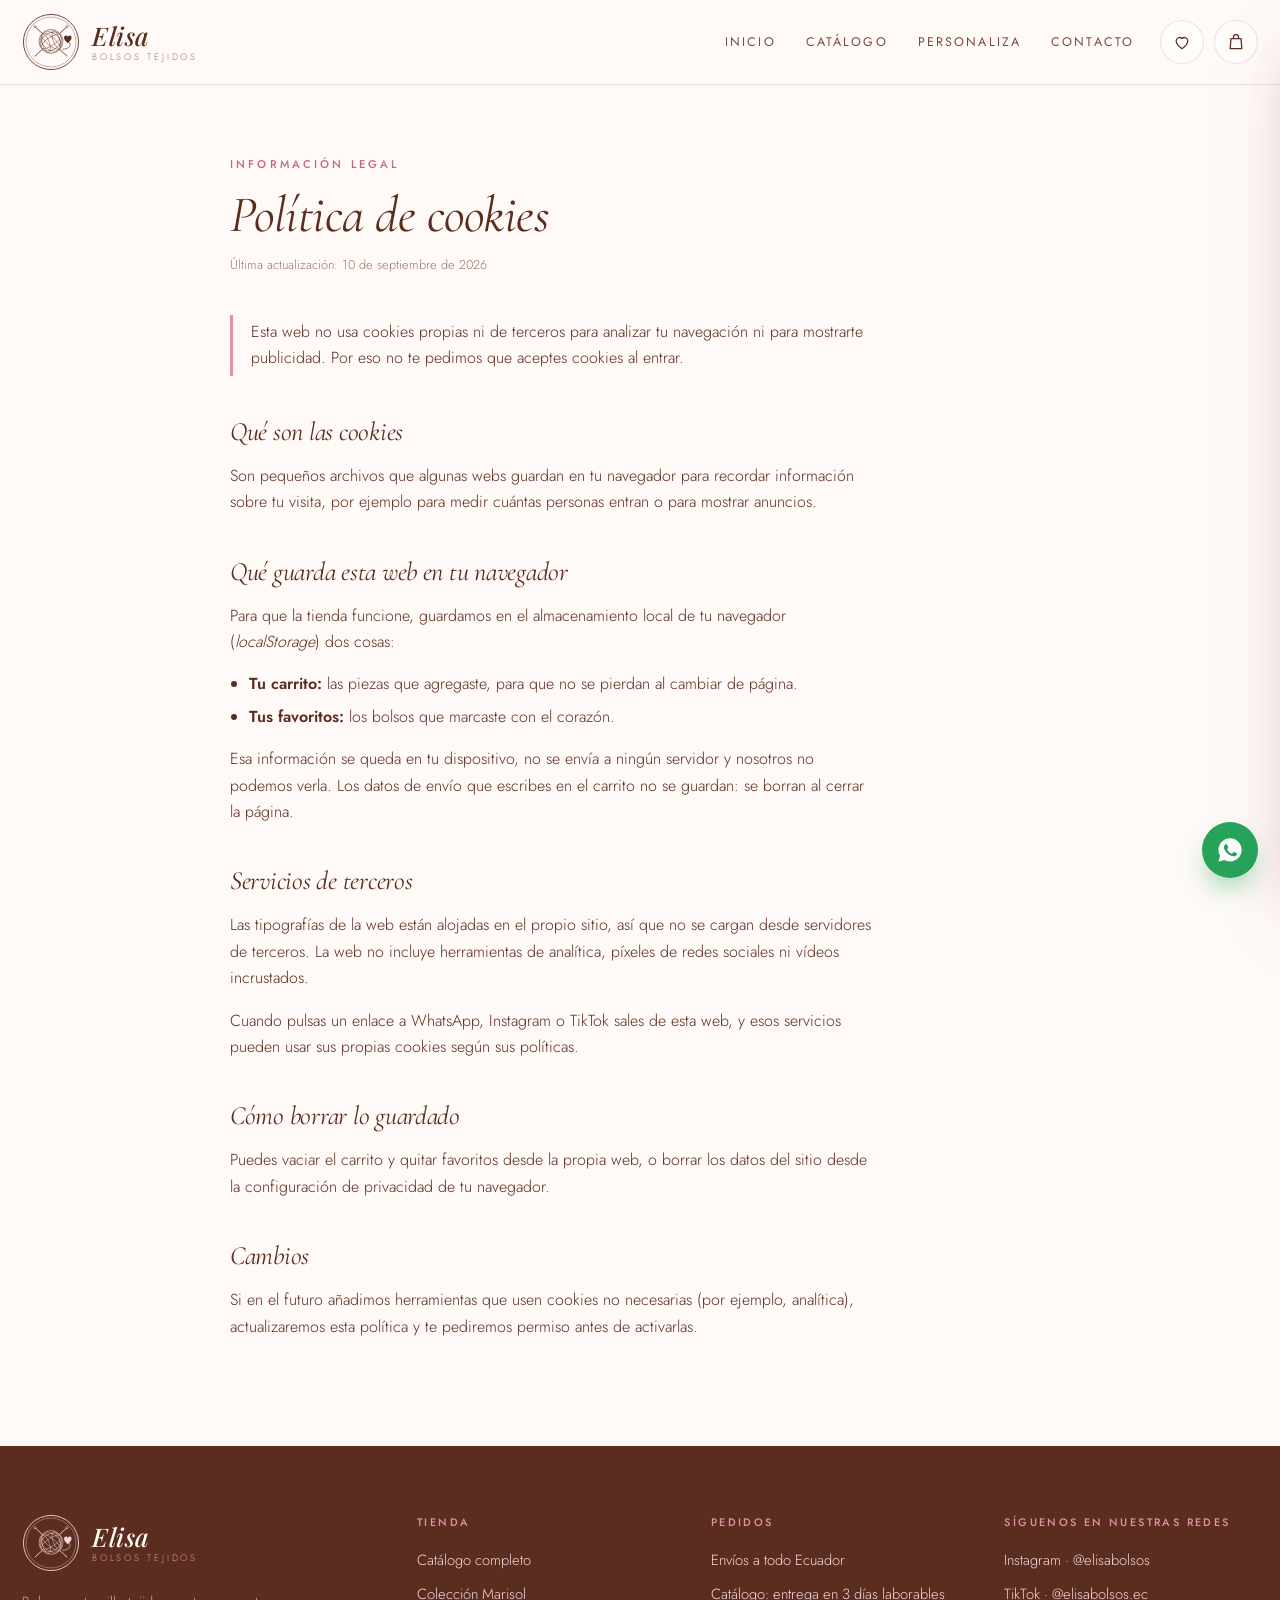
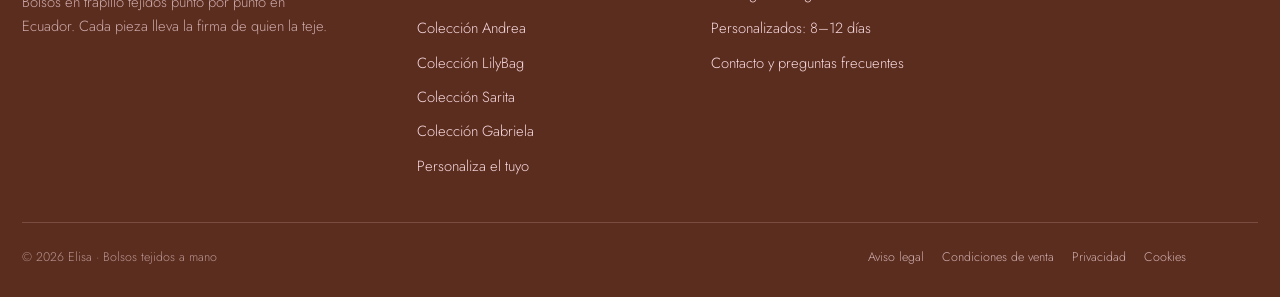
<file: cookies.html>
<!DOCTYPE html>
<html lang="es">
<head>
<meta charset="utf-8">
<meta name="viewport" content="width=device-width, initial-scale=1">
<title>Política de cookies · Elisa Bolsos Tejidos</title>
<meta name="description" content="Esta web no usa cookies de seguimiento. Qué guarda el navegador y por qué.">
<meta name="robots" content="noindex, follow">
<link rel="icon" href="data:image/svg+xml,%3Csvg xmlns='http://www.w3.org/2000/svg' viewBox='0 0 32 32'%3E%3Ctext y='26' font-size='26'%3E%F0%9F%A7%B6%3C/text%3E%3C/svg%3E">
<link rel="stylesheet" href="assets/css/estilo.css">
</head>
<body data-pagina="legal">

<div id="cabecera"></div>

<main class="legal">
  <div class="contenedor">
    <p class="eyebrow">Información legal</p>
    <h1>Política de cookies</h1>
    <p class="actualizado">Última actualización: <span data-titular="actualizado"></span></p>
    <p class="destacado">Esta web no usa cookies propias ni de terceros para analizar tu navegación ni para mostrarte publicidad. Por eso no te pedimos que aceptes cookies al entrar.</p>

    <h2>Qué son las cookies</h2>
    <p>Son pequeños archivos que algunas webs guardan en tu navegador para recordar información sobre tu visita, por ejemplo para medir cuántas personas entran o para mostrar anuncios.</p>

    <h2>Qué guarda esta web en tu navegador</h2>
    <p>Para que la tienda funcione, guardamos en el almacenamiento local de tu navegador (<em>localStorage</em>) dos cosas:</p>
    <ul>
      <li><strong>Tu carrito:</strong> las piezas que agregaste, para que no se pierdan al cambiar de página.</li>
      <li><strong>Tus favoritos:</strong> los bolsos que marcaste con el corazón.</li>
    </ul>
    <p>Esa información se queda en tu dispositivo, no se envía a ningún servidor y nosotros no podemos verla. Los datos de envío que escribes en el carrito no se guardan: se borran al cerrar la página.</p>

    <h2>Servicios de terceros</h2>
    <p>Las tipografías de la web están alojadas en el propio sitio, así que no se cargan desde servidores de terceros. La web no incluye herramientas de analítica, píxeles de redes sociales ni vídeos incrustados.</p>
    <p>Cuando pulsas un enlace a WhatsApp, Instagram o TikTok sales de esta web, y esos servicios pueden usar sus propias cookies según sus políticas.</p>

    <h2>Cómo borrar lo guardado</h2>
    <p>Puedes vaciar el carrito y quitar favoritos desde la propia web, o borrar los datos del sitio desde la configuración de privacidad de tu navegador.</p>

    <h2>Cambios</h2>
    <p>Si en el futuro añadimos herramientas que usen cookies no necesarias (por ejemplo, analítica), actualizaremos esta política y te pediremos permiso antes de activarlas.</p>
  </div>
</main>

<div id="pie"></div>

<script src="assets/js/datos.js"></script>
<script src="assets/js/app.js"></script>
</body>
</html>
</file>
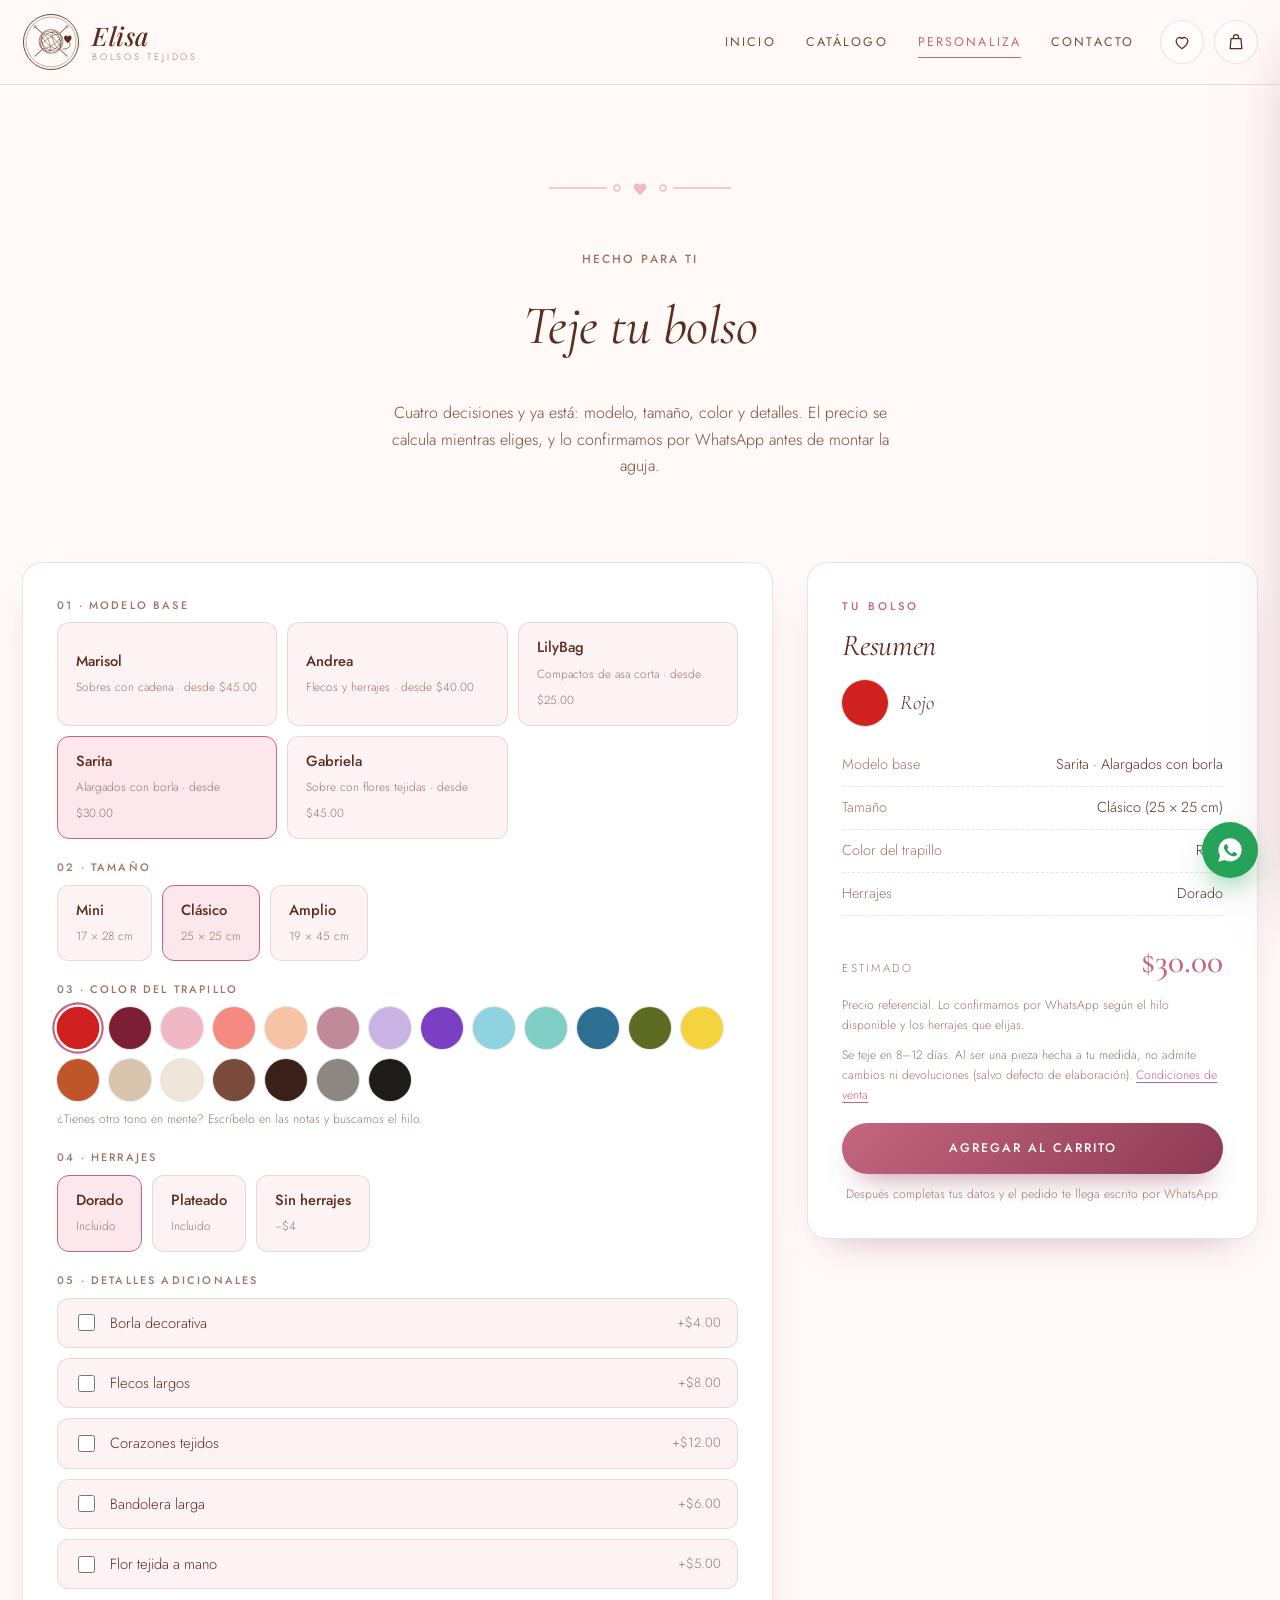
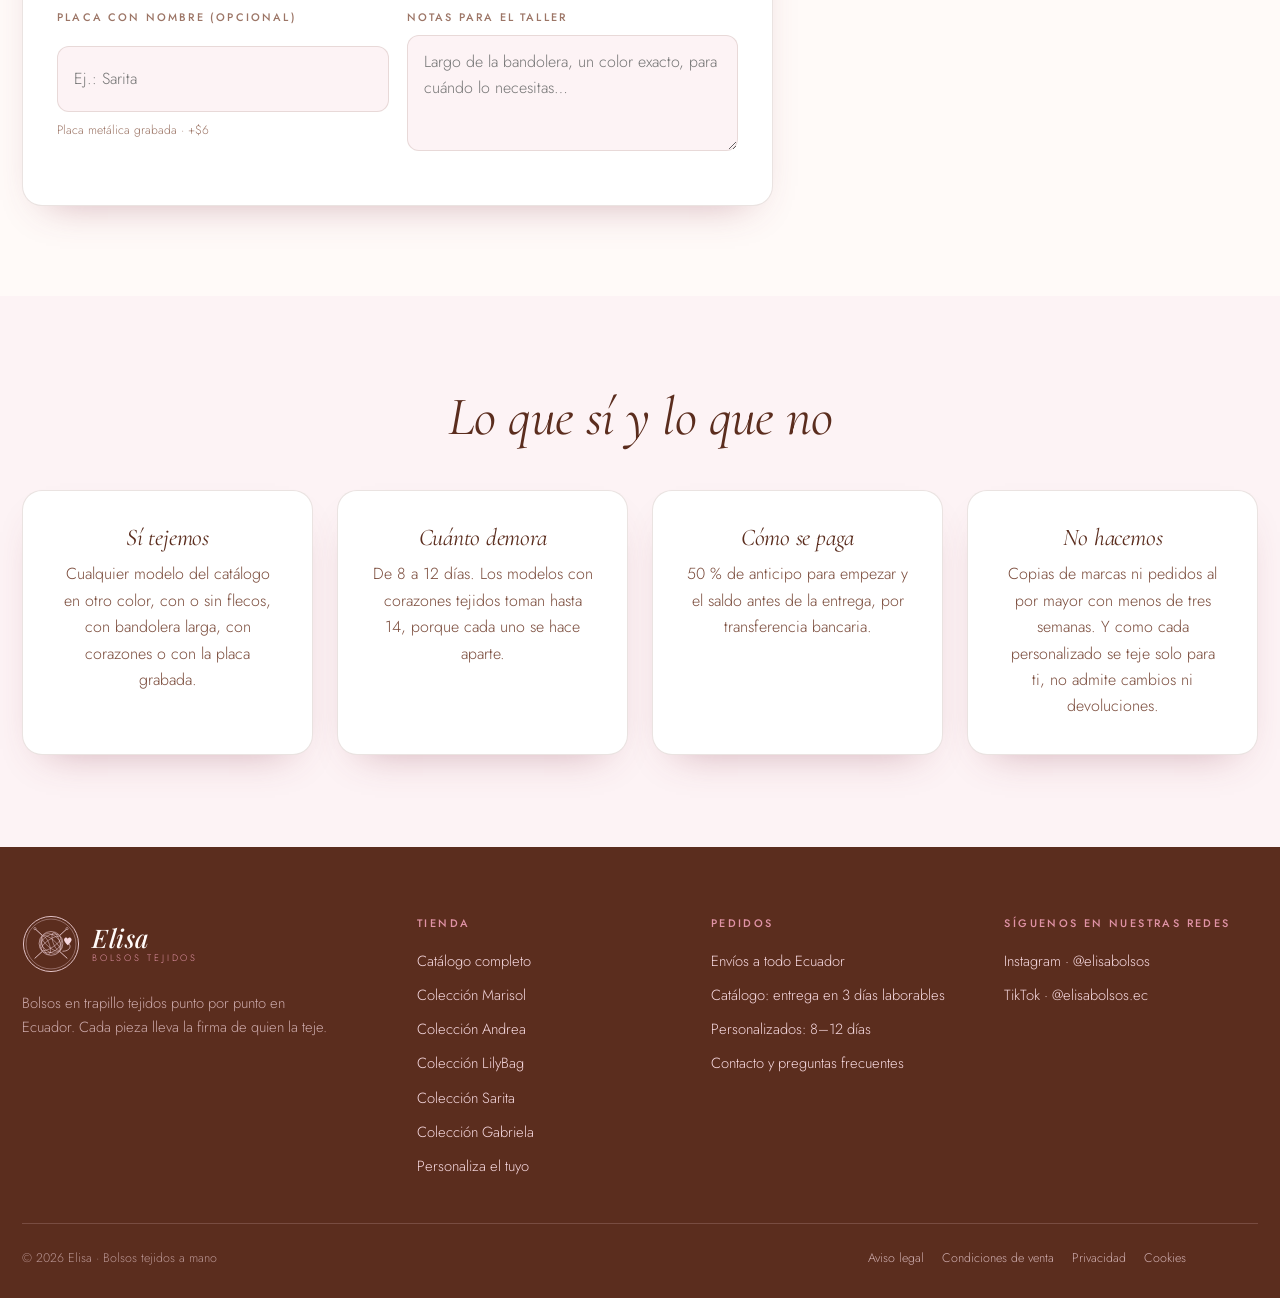
<file: personaliza.html>
<!DOCTYPE html>
<html lang="es">
<head>
<meta charset="utf-8">
<meta name="viewport" content="width=device-width, initial-scale=1">
<title>Personaliza tu bolso · Elisa Bolsos Tejidos</title>
<meta name="description" content="Arma tu bolso tejido a mano: elige el modelo base, el color del trapillo, los herrajes, la borla y la placa con tu nombre. Te damos el precio al instante.">
<link rel="icon" href="data:image/svg+xml,%3Csvg xmlns='http://www.w3.org/2000/svg' viewBox='0 0 32 32'%3E%3Ctext y='26' font-size='26'%3E%F0%9F%A7%B6%3C/text%3E%3C/svg%3E">
<link rel="stylesheet" href="assets/css/estilo.css">
</head>
<body data-pagina="personaliza">

<div id="cabecera"></div>

<main>

  <section class="seccion" style="padding-bottom:40px">
    <div class="contenedor centrado">
      <div class="encabezado-seccion">
        <svg class="filigrana" viewBox="0 0 190 22" aria-hidden="true">
          <path d="M4 11h58M128 11h58"/>
          <circle cx="72" cy="11" r="3"/>
          <circle cx="118" cy="11" r="3"/>
          <path class="corazon" d="M95 18c-6-5-8-8-5-11 2-2 5 0 5 2 0-2 3-4 5-2 3 3 1 6-5 11Z"/>
        </svg>
        <p class="eyebrow">Hecho para ti</p>
        <h1 class="titulo-seccion">Teje tu bolso</h1>
        <p class="texto-suave" style="max-width:58ch;margin:16px auto 0">Cuatro decisiones y ya está: modelo, tamaño, color y detalles. El precio se calcula mientras eliges, y lo confirmamos por WhatsApp antes de montar la aguja.</p>
      </div>
    </div>
  </section>

  <section style="padding-bottom:90px">
    <div class="contenedor">
      <div style="display:grid;grid-template-columns:1.5fr .9fr;gap:34px;align-items:start" class="grid-personaliza">

        <div class="tarjeta" id="personalizador">

          <div class="campo">
            <label>01 · Modelo base</label>
            <div class="opciones" id="modelos"></div>
          </div>

          <div class="campo">
            <label>02 · Tamaño</label>
            <div class="opciones" id="tamanos"></div>
          </div>

          <div class="campo">
            <label>03 · Color del trapillo</label>
            <div class="muestrario" id="colores"></div>
            <p class="pista">¿Tienes otro tono en mente? Escríbelo en las notas y buscamos el hilo.</p>
          </div>

          <div class="campo">
            <label>04 · Herrajes</label>
            <div class="opciones" id="herrajes"></div>
          </div>

          <div class="campo">
            <label>05 · Detalles adicionales</label>
            <div class="casillas" id="extras"></div>
          </div>

          <div class="fila-campos">
            <div class="campo">
              <label for="placa">Placa con nombre (opcional)</label>
              <input type="text" id="placa" name="placa" maxlength="14" placeholder="Ej.: Sarita">
              <p class="pista">Placa metálica grabada · +$6</p>
            </div>
            <div class="campo">
              <label for="notas">Notas para el taller</label>
              <textarea id="notas" name="notas" placeholder="Largo de la bandolera, un color exacto, para cuándo lo necesitas…"></textarea>
            </div>
          </div>

        </div>

        <aside class="tarjeta resumen">
          <p class="eyebrow">Tu bolso</p>
          <h2 style="font-size:1.9rem;font-style:italic;margin-bottom:18px">Resumen</h2>

          <div style="display:flex;align-items:center;gap:12px;margin-bottom:18px">
            <span id="resumen-muestra" style="width:46px;height:46px;border-radius:50%;box-shadow:0 0 0 1px var(--linea);display:block"></span>
            <span style="font-family:var(--serif);font-size:1.3rem;font-style:italic"></span>
          </div>

          <div id="resumen-lineas"></div>

          <div class="resumen-total">
            <span style="font-size:.72rem;letter-spacing:.2em;text-transform:uppercase;color:var(--cacao-suave)">Estimado</span>
            <strong id="resumen-total">$0.00</strong>
          </div>
          <p class="pista" style="margin-bottom:10px">Precio referencial. Lo confirmamos por WhatsApp según el hilo disponible y los herrajes que elijas.</p>
          <p class="pista" style="margin-bottom:18px">Se teje en 8–12 días. Al ser una pieza hecha a tu medida, no admite cambios ni devoluciones (salvo defecto de elaboración). <a href="/terminos" style="color:var(--rosa-profundo);text-decoration:underline;text-underline-offset:3px">Condiciones de venta</a></p>

          <button class="boton boton-principal boton-bloque" id="guardar-personalizado">Agregar al carrito</button>
          <p class="pista" style="margin-top:10px;text-align:center">Después completas tus datos y el pedido te llega escrito por WhatsApp.</p>
        </aside>

      </div>
    </div>
  </section>

  <section class="seccion seccion-papel">
    <div class="contenedor centrado">
      <div class="encabezado-seccion">
        <h2 class="titulo-seccion">Lo que sí y lo que no</h2>
      </div>
      <div class="grid-colecciones">
        <article class="tarjeta revelar">
          <h3 style="font-size:1.5rem;font-style:italic;margin-bottom:10px">Sí tejemos</h3>
          <p class="texto-suave" style="margin:0">Cualquier modelo del catálogo en otro color, con o sin flecos, con bandolera larga, con corazones o con la placa grabada.</p>
        </article>
        <article class="tarjeta revelar">
          <h3 style="font-size:1.5rem;font-style:italic;margin-bottom:10px">Cuánto demora</h3>
          <p class="texto-suave" style="margin:0">De 8 a 12 días. Los modelos con corazones tejidos toman hasta 14, porque cada uno se hace aparte.</p>
        </article>
        <article class="tarjeta revelar">
          <h3 style="font-size:1.5rem;font-style:italic;margin-bottom:10px">Cómo se paga</h3>
          <p class="texto-suave" style="margin:0">50 % de anticipo para empezar y el saldo antes de la entrega, por transferencia bancaria.</p>
        </article>
        <article class="tarjeta revelar">
          <h3 style="font-size:1.5rem;font-style:italic;margin-bottom:10px">No hacemos</h3>
          <p class="texto-suave" style="margin:0">Copias de marcas ni pedidos al por mayor con menos de tres semanas. Y como cada personalizado se teje solo para ti, no admite cambios ni devoluciones.</p>
        </article>
      </div>
    </div>
  </section>

</main>

<div id="pie"></div>

<style>
  @media (max-width: 900px) { .grid-personaliza { grid-template-columns: 1fr !important; } }
</style>

<script src="assets/js/datos.js"></script>
<script src="assets/js/app.js"></script>
</body>
</html>
</file>
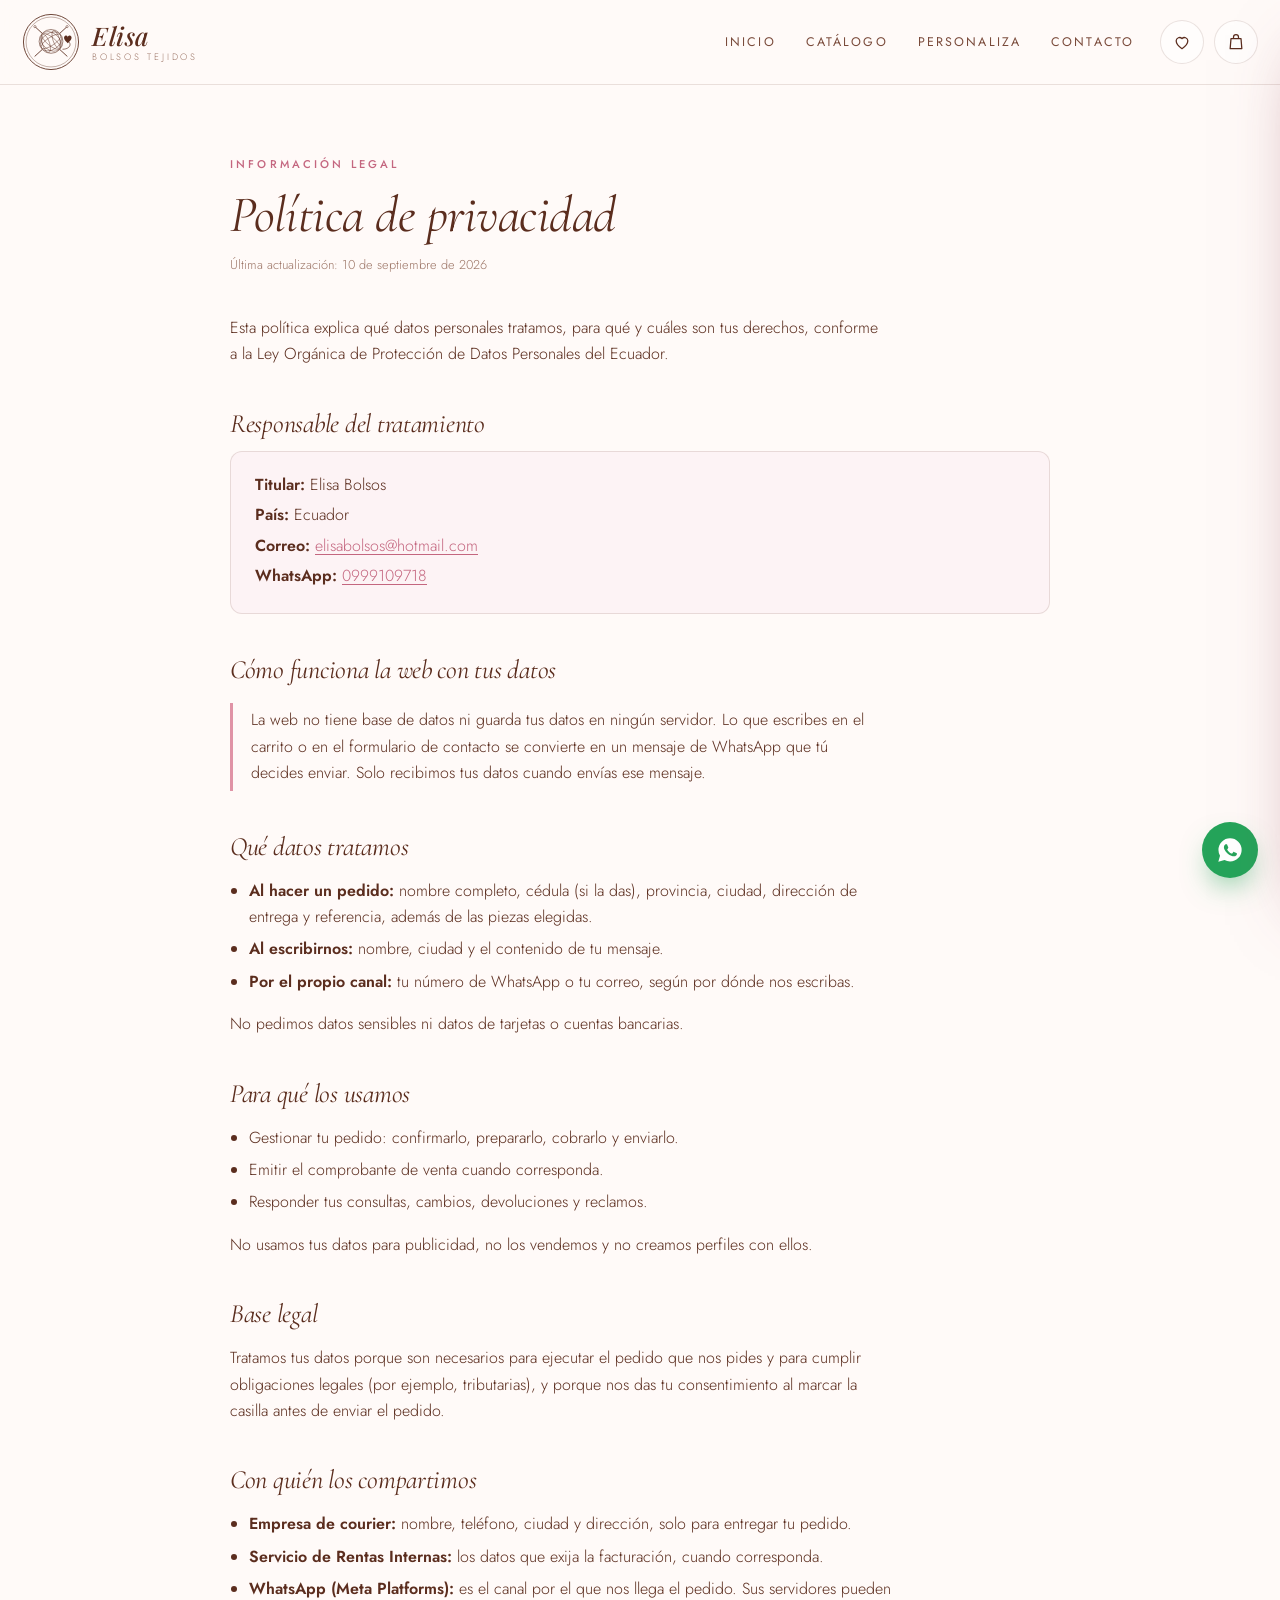
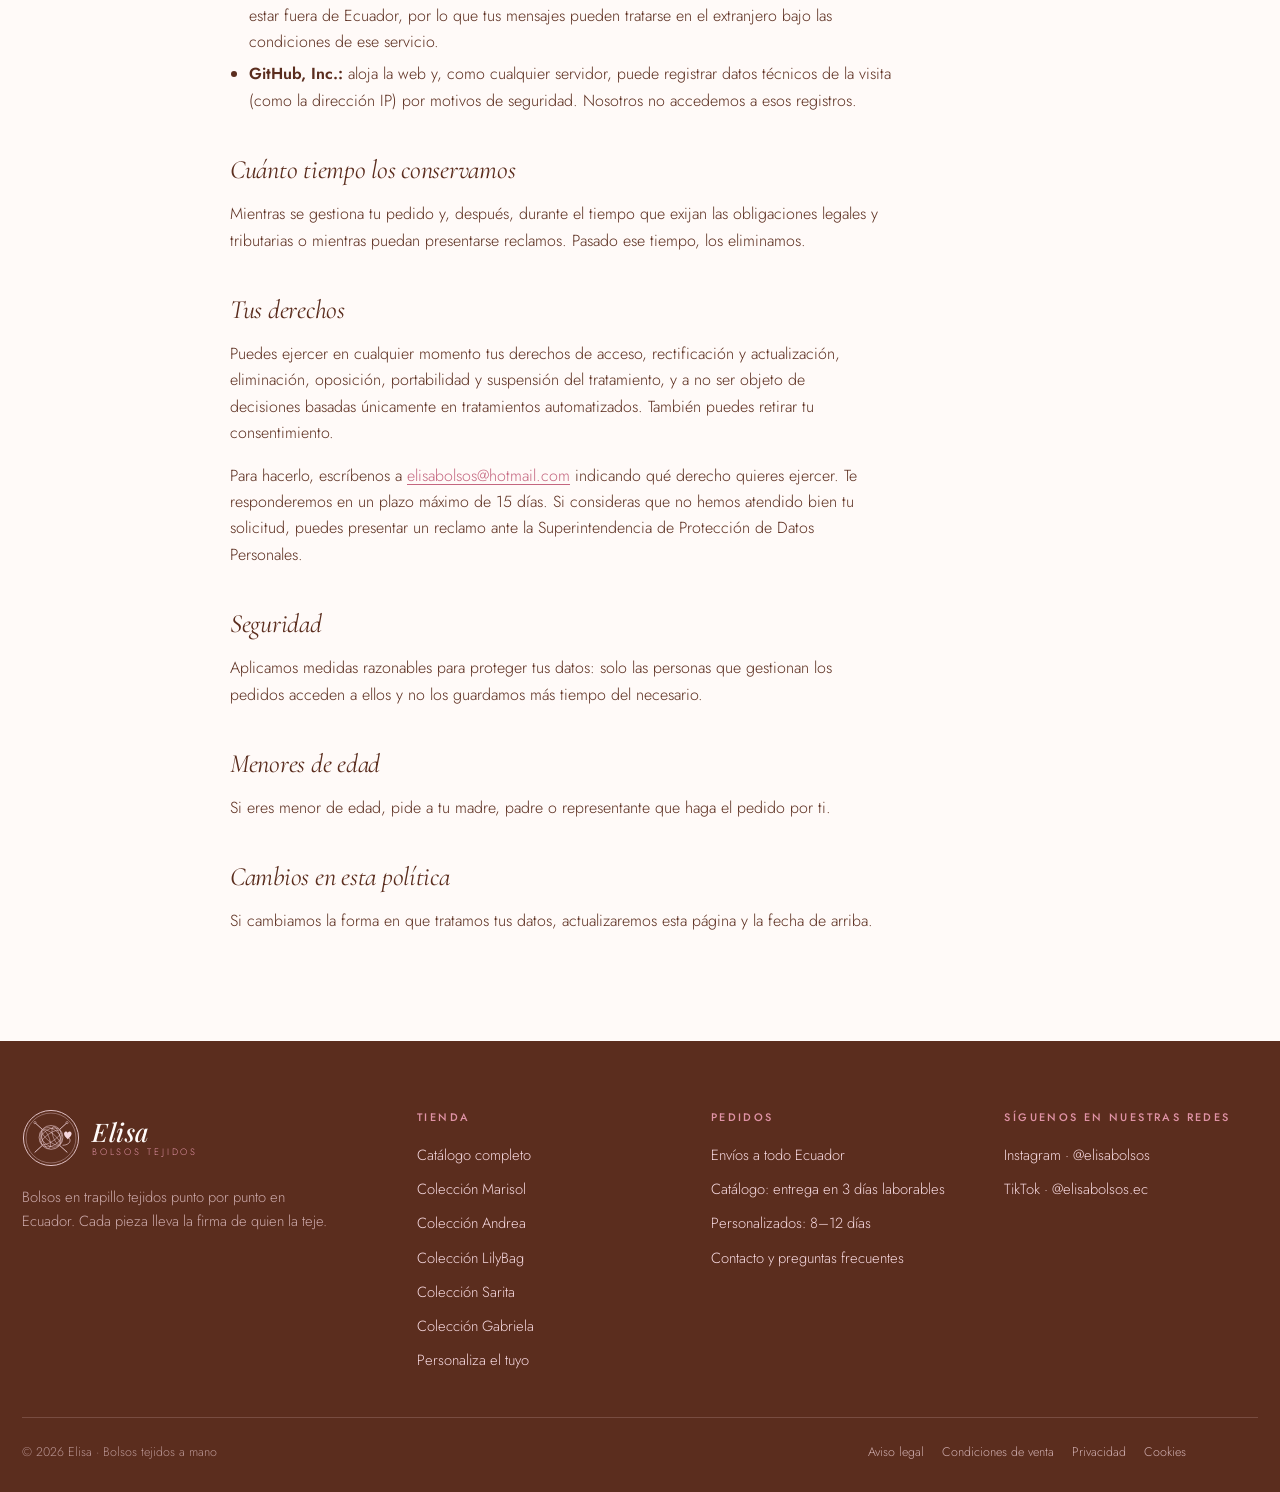
<file: privacidad.html>
<!DOCTYPE html>
<html lang="es">
<head>
<meta charset="utf-8">
<meta name="viewport" content="width=device-width, initial-scale=1">
<title>Política de privacidad · Elisa Bolsos Tejidos</title>
<meta name="description" content="Cómo trata Elisa Bolsos Tejidos los datos personales de sus clientes, conforme a la Ley Orgánica de Protección de Datos Personales del Ecuador.">
<meta name="robots" content="noindex, follow">
<link rel="icon" href="data:image/svg+xml,%3Csvg xmlns='http://www.w3.org/2000/svg' viewBox='0 0 32 32'%3E%3Ctext y='26' font-size='26'%3E%F0%9F%A7%B6%3C/text%3E%3C/svg%3E">
<link rel="stylesheet" href="assets/css/estilo.css">
</head>
<body data-pagina="legal">

<div id="cabecera"></div>

<main class="legal">
  <div class="contenedor">
    <p class="eyebrow">Información legal</p>
    <h1>Política de privacidad</h1>
    <p class="actualizado">Última actualización: <span data-titular="actualizado"></span></p>
    <p>Esta política explica qué datos personales tratamos, para qué y cuáles son tus derechos, conforme a la Ley Orgánica de Protección de Datos Personales del Ecuador.</p>

    <h2>Responsable del tratamiento</h2>
    <ul class="ficha-titular">
      <li><strong>Titular:</strong> <span data-titular="nombre"></span></li>
      <li data-si="ruc"><strong>RUC / cédula:</strong> <span data-titular="ruc"></span></li>
      <li data-si="domicilio"><strong>Domicilio:</strong> <span data-titular="domicilio"></span></li>
      <li><strong>País:</strong> <span data-titular="pais"></span></li>
      <li><strong>Correo:</strong> <a data-enlace="email" href="mailto:elisabolsos@hotmail.com"></a></li>
      <li><strong>WhatsApp:</strong> <a data-enlace="whatsapp" href="https://wa.me/593999109718"></a></li>
    </ul>

    <h2>Cómo funciona la web con tus datos</h2>
    <p class="destacado">La web no tiene base de datos ni guarda tus datos en ningún servidor. Lo que escribes en el carrito o en el formulario de contacto se convierte en un mensaje de WhatsApp que tú decides enviar. Solo recibimos tus datos cuando envías ese mensaje.</p>

    <h2>Qué datos tratamos</h2>
    <ul>
      <li><strong>Al hacer un pedido:</strong> nombre completo, cédula (si la das), provincia, ciudad, dirección de entrega y referencia, además de las piezas elegidas.</li>
      <li><strong>Al escribirnos:</strong> nombre, ciudad y el contenido de tu mensaje.</li>
      <li><strong>Por el propio canal:</strong> tu número de WhatsApp o tu correo, según por dónde nos escribas.</li>
    </ul>
    <p>No pedimos datos sensibles ni datos de tarjetas o cuentas bancarias.</p>

    <h2>Para qué los usamos</h2>
    <ul>
      <li>Gestionar tu pedido: confirmarlo, prepararlo, cobrarlo y enviarlo.</li>
      <li>Emitir el comprobante de venta cuando corresponda.</li>
      <li>Responder tus consultas, cambios, devoluciones y reclamos.</li>
    </ul>
    <p>No usamos tus datos para publicidad, no los vendemos y no creamos perfiles con ellos.</p>

    <h2>Base legal</h2>
    <p>Tratamos tus datos porque son necesarios para ejecutar el pedido que nos pides y para cumplir obligaciones legales (por ejemplo, tributarias), y porque nos das tu consentimiento al marcar la casilla antes de enviar el pedido.</p>

    <h2>Con quién los compartimos</h2>
    <ul>
      <li><strong>Empresa de courier:</strong> nombre, teléfono, ciudad y dirección, solo para entregar tu pedido.</li>
      <li><strong>Servicio de Rentas Internas:</strong> los datos que exija la facturación, cuando corresponda.</li>
      <li><strong>WhatsApp (Meta Platforms):</strong> es el canal por el que nos llega el pedido. Sus servidores pueden estar fuera de Ecuador, por lo que tus mensajes pueden tratarse en el extranjero bajo las condiciones de ese servicio.</li>
      <li><strong>GitHub, Inc.:</strong> aloja la web y, como cualquier servidor, puede registrar datos técnicos de la visita (como la dirección IP) por motivos de seguridad. Nosotros no accedemos a esos registros.</li>
    </ul>

    <h2>Cuánto tiempo los conservamos</h2>
    <p>Mientras se gestiona tu pedido y, después, durante el tiempo que exijan las obligaciones legales y tributarias o mientras puedan presentarse reclamos. Pasado ese tiempo, los eliminamos.</p>

    <h2>Tus derechos</h2>
    <p>Puedes ejercer en cualquier momento tus derechos de acceso, rectificación y actualización, eliminación, oposición, portabilidad y suspensión del tratamiento, y a no ser objeto de decisiones basadas únicamente en tratamientos automatizados. También puedes retirar tu consentimiento.</p>
    <p>Para hacerlo, escríbenos a <a data-enlace="email" href="mailto:elisabolsos@hotmail.com"></a> indicando qué derecho quieres ejercer. Te responderemos en un plazo máximo de 15 días. Si consideras que no hemos atendido bien tu solicitud, puedes presentar un reclamo ante la Superintendencia de Protección de Datos Personales.</p>

    <h2>Seguridad</h2>
    <p>Aplicamos medidas razonables para proteger tus datos: solo las personas que gestionan los pedidos acceden a ellos y no los guardamos más tiempo del necesario.</p>

    <h2>Menores de edad</h2>
    <p>Si eres menor de edad, pide a tu madre, padre o representante que haga el pedido por ti.</p>

    <h2>Cambios en esta política</h2>
    <p>Si cambiamos la forma en que tratamos tus datos, actualizaremos esta página y la fecha de arriba.</p>
  </div>
</main>

<div id="pie"></div>

<script src="assets/js/datos.js"></script>
<script src="assets/js/app.js"></script>
</body>
</html>
</file>
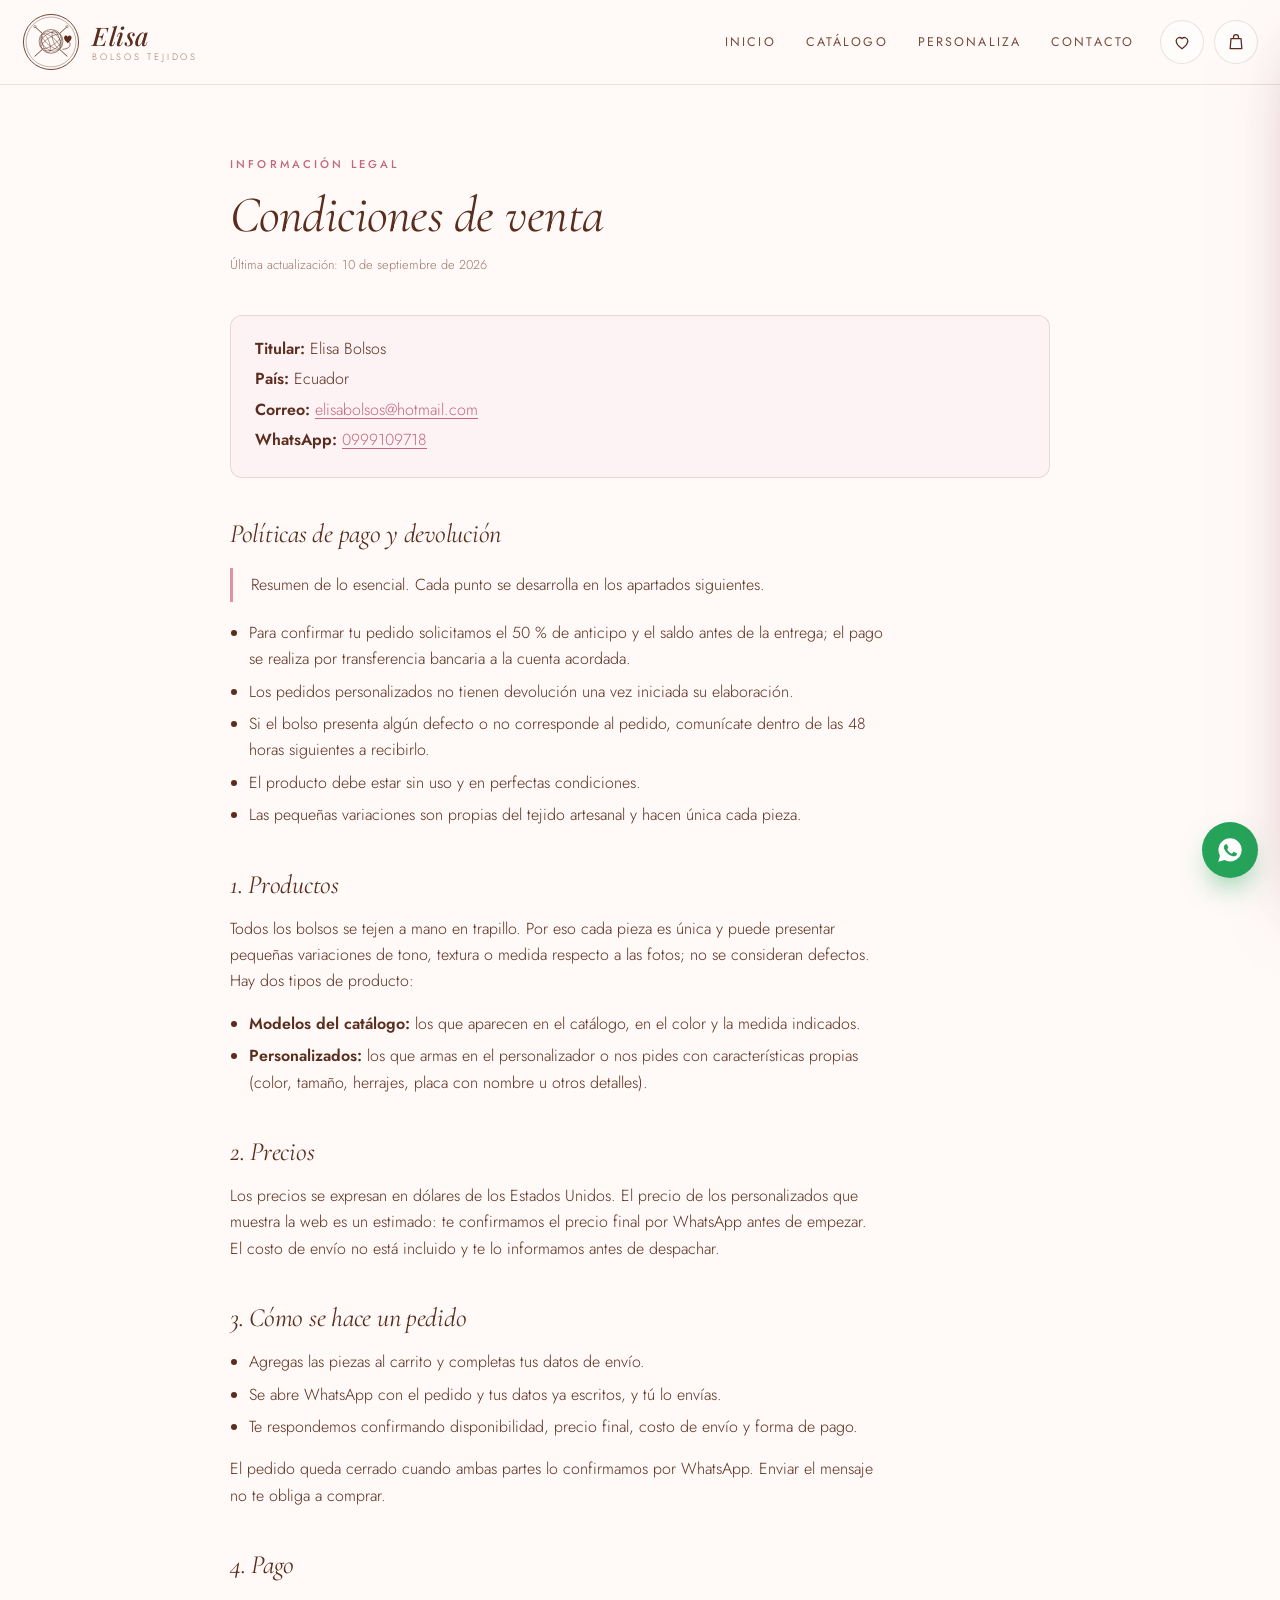
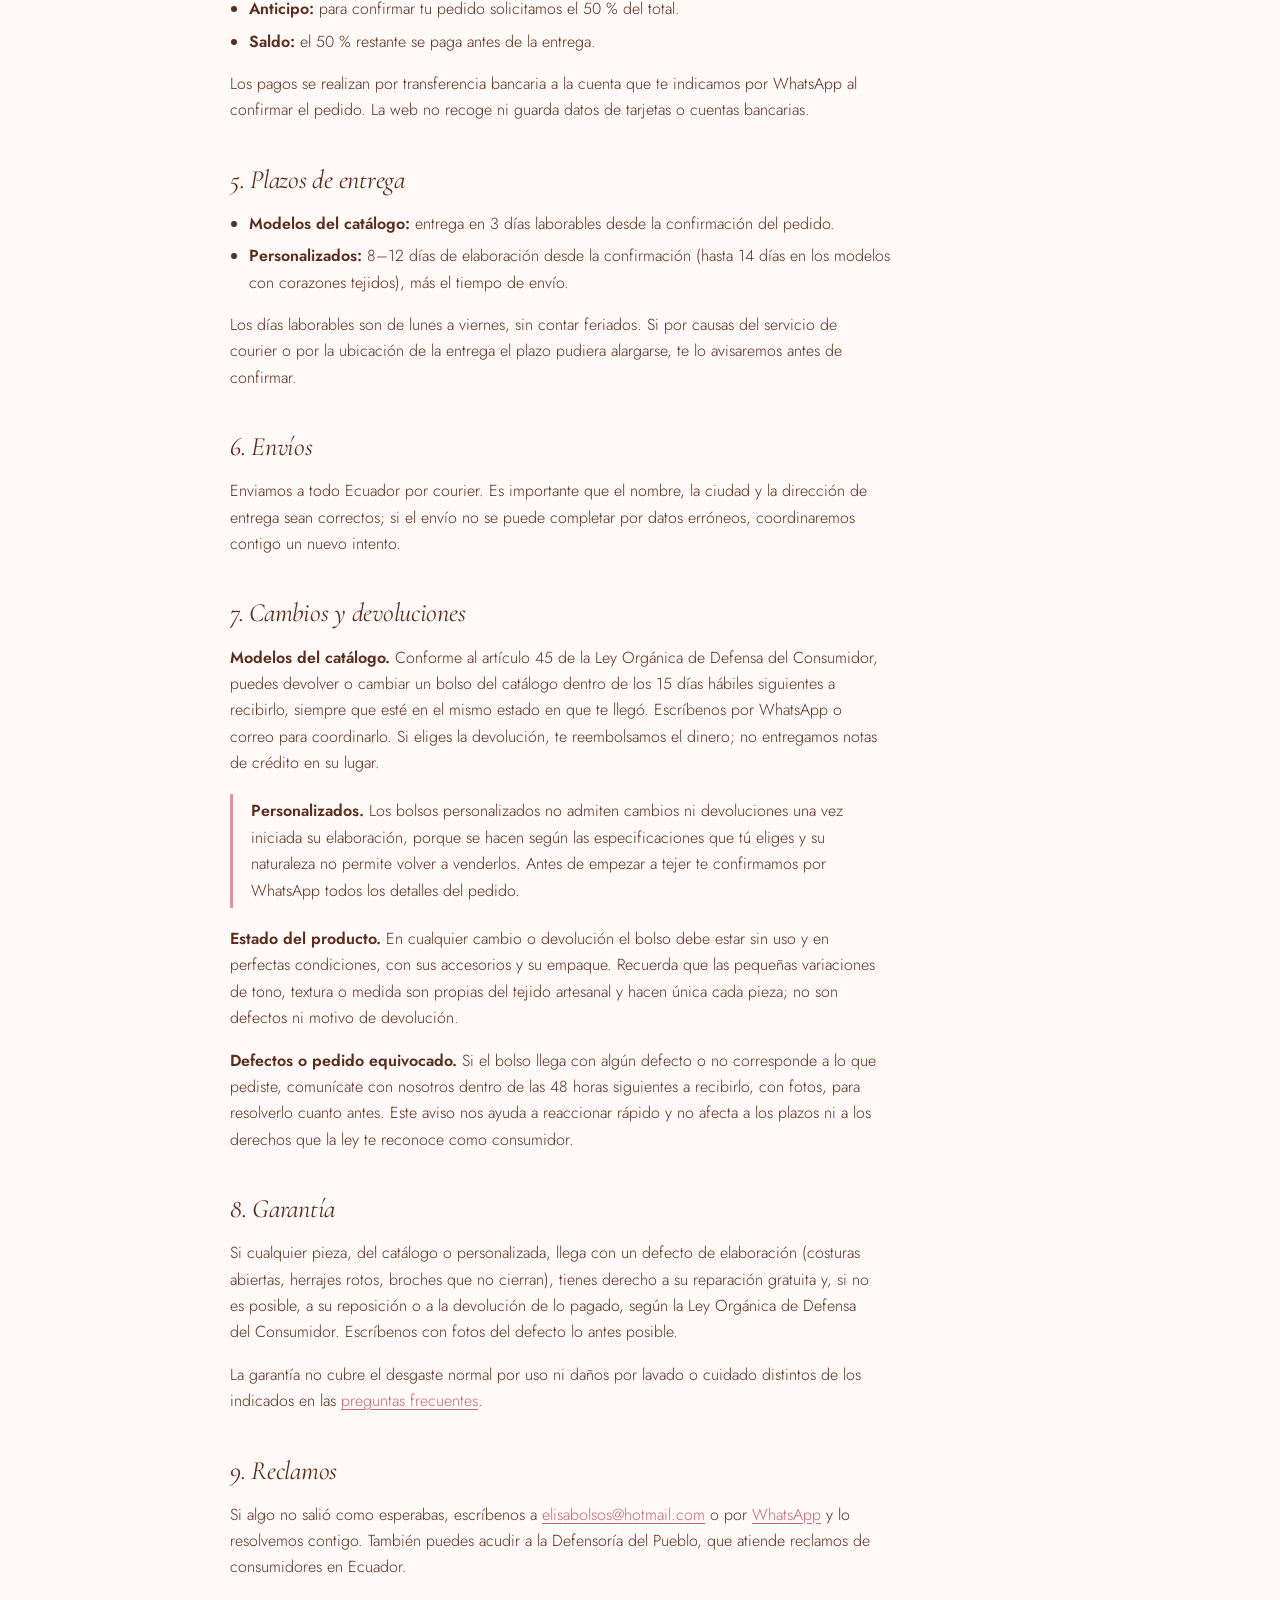
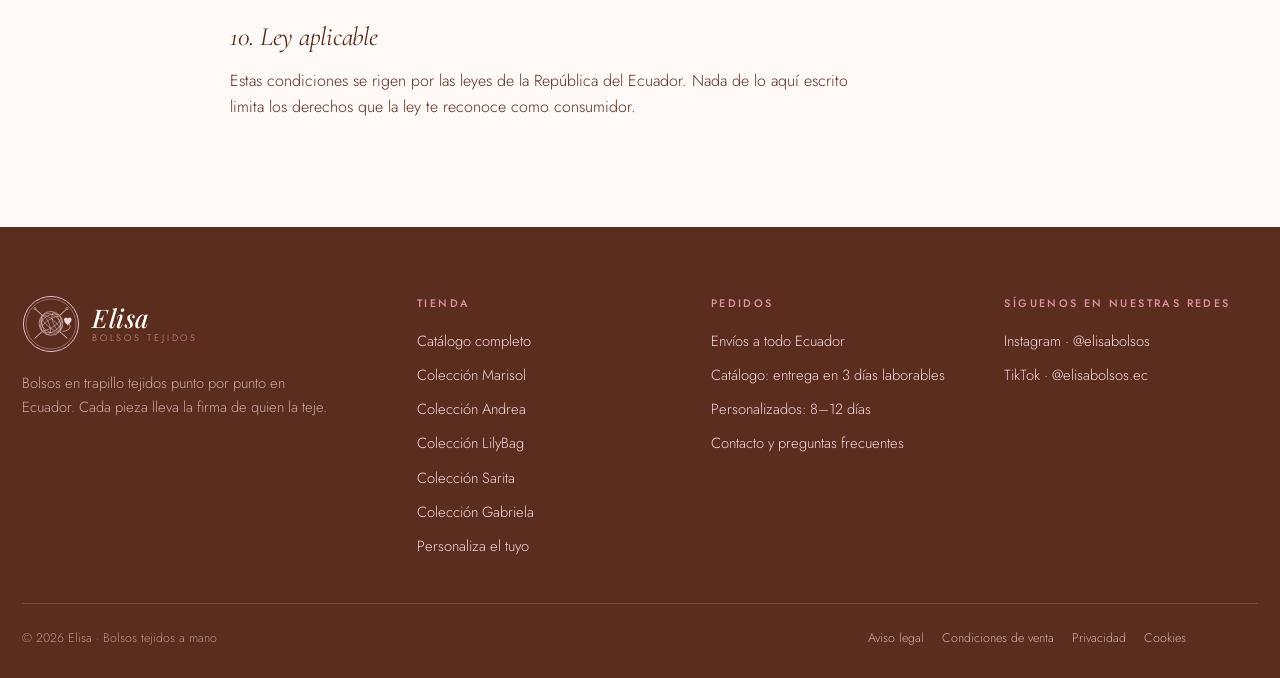
<file: terminos.html>
<!DOCTYPE html>
<html lang="es">
<head>
<meta charset="utf-8">
<meta name="viewport" content="width=device-width, initial-scale=1">
<title>Condiciones de venta · Elisa Bolsos Tejidos</title>
<meta name="description" content="Cómo comprar en Elisa Bolsos Tejidos: pedidos, pago, plazos de entrega, envíos, cambios, devoluciones y garantía.">
<meta name="robots" content="noindex, follow">
<link rel="icon" href="data:image/svg+xml,%3Csvg xmlns='http://www.w3.org/2000/svg' viewBox='0 0 32 32'%3E%3Ctext y='26' font-size='26'%3E%F0%9F%A7%B6%3C/text%3E%3C/svg%3E">
<link rel="stylesheet" href="assets/css/estilo.css">
</head>
<body data-pagina="legal">

<div id="cabecera"></div>

<main class="legal">
  <div class="contenedor">
    <p class="eyebrow">Información legal</p>
    <h1>Condiciones de venta</h1>
    <p class="actualizado">Última actualización: <span data-titular="actualizado"></span></p>
    <ul class="ficha-titular">
      <li><strong>Titular:</strong> <span data-titular="nombre"></span></li>
      <li data-si="ruc"><strong>RUC / cédula:</strong> <span data-titular="ruc"></span></li>
      <li data-si="domicilio"><strong>Domicilio:</strong> <span data-titular="domicilio"></span></li>
      <li><strong>País:</strong> <span data-titular="pais"></span></li>
      <li><strong>Correo:</strong> <a data-enlace="email" href="mailto:elisabolsos@hotmail.com"></a></li>
      <li><strong>WhatsApp:</strong> <a data-enlace="whatsapp" href="https://wa.me/593999109718"></a></li>
    </ul>

    <h2>Políticas de pago y devolución</h2>
    <p class="destacado">Resumen de lo esencial. Cada punto se desarrolla en los apartados siguientes.</p>
    <ul>
      <li>Para confirmar tu pedido solicitamos el 50 % de anticipo y el saldo antes de la entrega; el pago se realiza por transferencia bancaria a la cuenta acordada.</li>
      <li>Los pedidos personalizados no tienen devolución una vez iniciada su elaboración.</li>
      <li>Si el bolso presenta algún defecto o no corresponde al pedido, comunícate dentro de las 48 horas siguientes a recibirlo.</li>
      <li>El producto debe estar sin uso y en perfectas condiciones.</li>
      <li>Las pequeñas variaciones son propias del tejido artesanal y hacen única cada pieza.</li>
    </ul>

    <h2>1. Productos</h2>
    <p>Todos los bolsos se tejen a mano en trapillo. Por eso cada pieza es única y puede presentar pequeñas variaciones de tono, textura o medida respecto a las fotos; no se consideran defectos. Hay dos tipos de producto:</p>
    <ul>
      <li><strong>Modelos del catálogo:</strong> los que aparecen en el catálogo, en el color y la medida indicados.</li>
      <li><strong>Personalizados:</strong> los que armas en el personalizador o nos pides con características propias (color, tamaño, herrajes, placa con nombre u otros detalles).</li>
    </ul>

    <h2>2. Precios</h2>
    <p>Los precios se expresan en dólares de los Estados Unidos. El precio de los personalizados que muestra la web es un estimado: te confirmamos el precio final por WhatsApp antes de empezar. El costo de envío no está incluido y te lo informamos antes de despachar.</p>

    <h2>3. Cómo se hace un pedido</h2>
    <ul>
      <li>Agregas las piezas al carrito y completas tus datos de envío.</li>
      <li>Se abre WhatsApp con el pedido y tus datos ya escritos, y tú lo envías.</li>
      <li>Te respondemos confirmando disponibilidad, precio final, costo de envío y forma de pago.</li>
    </ul>
    <p>El pedido queda cerrado cuando ambas partes lo confirmamos por WhatsApp. Enviar el mensaje no te obliga a comprar.</p>

    <h2>4. Pago</h2>
    <ul>
      <li><strong>Anticipo:</strong> para confirmar tu pedido solicitamos el 50 % del total.</li>
      <li><strong>Saldo:</strong> el 50 % restante se paga antes de la entrega.</li>
    </ul>
    <p>Los pagos se realizan por transferencia bancaria a la cuenta que te indicamos por WhatsApp al confirmar el pedido. La web no recoge ni guarda datos de tarjetas o cuentas bancarias.</p>

    <h2>5. Plazos de entrega</h2>
    <ul>
      <li><strong>Modelos del catálogo:</strong> entrega en <span data-config="entregaCatalogo"></span> desde la confirmación del pedido.</li>
      <li><strong>Personalizados:</strong> <span data-config="diasElaboracion"></span> de elaboración desde la confirmación (hasta 14 días en los modelos con corazones tejidos), más el tiempo de envío.</li>
    </ul>
    <p>Los días laborables son de lunes a viernes, sin contar feriados. Si por causas del servicio de courier o por la ubicación de la entrega el plazo pudiera alargarse, te lo avisaremos antes de confirmar.</p>

    <h2>6. Envíos</h2>
    <p>Enviamos a todo Ecuador por courier. Es importante que el nombre, la ciudad y la dirección de entrega sean correctos; si el envío no se puede completar por datos erróneos, coordinaremos contigo un nuevo intento.</p>

    <h2>7. Cambios y devoluciones</h2>
    <p><strong>Modelos del catálogo.</strong> Conforme al artículo 45 de la Ley Orgánica de Defensa del Consumidor, puedes devolver o cambiar un bolso del catálogo dentro de los 15 días hábiles siguientes a recibirlo, siempre que esté en el mismo estado en que te llegó. Escríbenos por WhatsApp o correo para coordinarlo. Si eliges la devolución, te reembolsamos el dinero; no entregamos notas de crédito en su lugar.</p>
    <p class="destacado"><strong>Personalizados.</strong> Los bolsos personalizados no admiten cambios ni devoluciones una vez iniciada su elaboración, porque se hacen según las especificaciones que tú eliges y su naturaleza no permite volver a venderlos. Antes de empezar a tejer te confirmamos por WhatsApp todos los detalles del pedido.</p>
    <p><strong>Estado del producto.</strong> En cualquier cambio o devolución el bolso debe estar sin uso y en perfectas condiciones, con sus accesorios y su empaque. Recuerda que las pequeñas variaciones de tono, textura o medida son propias del tejido artesanal y hacen única cada pieza; no son defectos ni motivo de devolución.</p>
    <p><strong>Defectos o pedido equivocado.</strong> Si el bolso llega con algún defecto o no corresponde a lo que pediste, comunícate con nosotros dentro de las 48 horas siguientes a recibirlo, con fotos, para resolverlo cuanto antes. Este aviso nos ayuda a reaccionar rápido y no afecta a los plazos ni a los derechos que la ley te reconoce como consumidor.</p>

    <h2>8. Garantía</h2>
    <p>Si cualquier pieza, del catálogo o personalizada, llega con un defecto de elaboración (costuras abiertas, herrajes rotos, broches que no cierran), tienes derecho a su reparación gratuita y, si no es posible, a su reposición o a la devolución de lo pagado, según la Ley Orgánica de Defensa del Consumidor. Escríbenos con fotos del defecto lo antes posible.</p>
    <p>La garantía no cubre el desgaste normal por uso ni daños por lavado o cuidado distintos de los indicados en las <a href="/contacto">preguntas frecuentes</a>.</p>

    <h2>9. Reclamos</h2>
    <p>Si algo no salió como esperabas, escríbenos a <a data-enlace="email" href="mailto:elisabolsos@hotmail.com"></a> o por <a data-enlace="whatsapp" href="https://wa.me/593999109718">WhatsApp</a> y lo resolvemos contigo. También puedes acudir a la Defensoría del Pueblo, que atiende reclamos de consumidores en Ecuador.</p>

    <h2>10. Ley aplicable</h2>
    <p>Estas condiciones se rigen por las leyes de la República del Ecuador. Nada de lo aquí escrito limita los derechos que la ley te reconoce como consumidor.</p>
  </div>
</main>

<div id="pie"></div>

<script src="assets/js/datos.js"></script>
<script src="assets/js/app.js"></script>
</body>
</html>
</file>
<file: assets/css/estilo.css>
/* ============================================================
   ELISA · Bolsos Tejidos — hoja de estilo
   Paleta romántica: rosas empolvados + cacao del logo
   ============================================================ */

/* Tipografías alojadas en el propio sitio (sin Google Fonts): así ningún
   dato del visitante sale hacia servidores de terceros. Licencia OFL 1.1. */
@font-face {
  font-family: 'Cormorant Garamond';
  font-style: normal;
  font-weight: 300;
  font-display: swap;
  src: url('../fonts/cormorant-garamond-latin-300-normal.woff2') format('woff2');
}
@font-face {
  font-family: 'Cormorant Garamond';
  font-style: normal;
  font-weight: 400;
  font-display: swap;
  src: url('../fonts/cormorant-garamond-latin-400-normal.woff2') format('woff2');
}
@font-face {
  font-family: 'Cormorant Garamond';
  font-style: normal;
  font-weight: 500;
  font-display: swap;
  src: url('../fonts/cormorant-garamond-latin-500-normal.woff2') format('woff2');
}
@font-face {
  font-family: 'Cormorant Garamond';
  font-style: normal;
  font-weight: 600;
  font-display: swap;
  src: url('../fonts/cormorant-garamond-latin-600-normal.woff2') format('woff2');
}
@font-face {
  font-family: 'Cormorant Garamond';
  font-style: italic;
  font-weight: 300;
  font-display: swap;
  src: url('../fonts/cormorant-garamond-latin-300-italic.woff2') format('woff2');
}
@font-face {
  font-family: 'Cormorant Garamond';
  font-style: italic;
  font-weight: 400;
  font-display: swap;
  src: url('../fonts/cormorant-garamond-latin-400-italic.woff2') format('woff2');
}
@font-face {
  font-family: 'Cormorant Garamond';
  font-style: italic;
  font-weight: 500;
  font-display: swap;
  src: url('../fonts/cormorant-garamond-latin-500-italic.woff2') format('woff2');
}
@font-face {
  font-family: 'Jost';
  font-style: normal;
  font-weight: 300;
  font-display: swap;
  src: url('../fonts/jost-latin-300-normal.woff2') format('woff2');
}
@font-face {
  font-family: 'Jost';
  font-style: normal;
  font-weight: 400;
  font-display: swap;
  src: url('../fonts/jost-latin-400-normal.woff2') format('woff2');
}
@font-face {
  font-family: 'Jost';
  font-style: normal;
  font-weight: 500;
  font-display: swap;
  src: url('../fonts/jost-latin-500-normal.woff2') format('woff2');
}
@font-face {
  font-family: 'Jost';
  font-style: normal;
  font-weight: 600;
  font-display: swap;
  src: url('../fonts/jost-latin-600-normal.woff2') format('woff2');
}
@font-face {
  font-family: 'Playfair Display';
  font-style: italic;
  font-weight: 500;
  font-display: swap;
  src: url('../fonts/playfair-display-latin-500-italic.woff2') format('woff2');
}
@font-face {
  font-family: 'Playfair Display';
  font-style: italic;
  font-weight: 600;
  font-display: swap;
  src: url('../fonts/playfair-display-latin-600-italic.woff2') format('woff2');
}

:root {
  --crema: #FFFAF8;
  --papel: #FDF3F5;
  --rosa-nube: #FBE7EC;
  --rosa-velo: #F6D8DF;
  --rosa: #F0B9C7;
  --rosa-fuerte: #E093A6;
  --rosa-profundo: #C4667F;
  --vino: #8E3A54;
  --cacao: #5B2D1E;
  --cacao-medio: #7A4B3B;
  --cacao-suave: #9C7566;
  --dorado: #C9A15A;
  --linea: rgba(91, 45, 30, .13);
  --linea-fuerte: rgba(91, 45, 30, .22);
  --sombra: 0 18px 40px -24px rgba(140, 60, 80, .45);
  --sombra-alta: 0 30px 70px -30px rgba(140, 60, 80, .55);
  --radio: 20px;
  --radio-sm: 12px;
  --ancho: 1240px;
  --serif: 'Cormorant Garamond', Georgia, 'Times New Roman', serif;
  --sans: 'Jost', 'Avenir Next', 'Segoe UI', system-ui, sans-serif;
  --script: 'Playfair Display', Georgia, serif;
}

* { box-sizing: border-box; }

html { scroll-behavior: smooth; }

body {
  margin: 0;
  background: var(--crema);
  color: var(--cacao);
  font-family: var(--sans);
  font-size: 16px;
  font-weight: 300;
  line-height: 1.65;
  -webkit-font-smoothing: antialiased;
  /* "clip" en lugar de "hidden": hidden rompe el encabezado sticky */
  overflow-x: clip;
}

body.sin-scroll { overflow: hidden; }

img { max-width: 100%; display: block; }
a { color: inherit; text-decoration: none; }
button { font: inherit; color: inherit; cursor: pointer; border: 0; background: none; }
input, select, textarea { font: inherit; color: inherit; }

h1, h2, h3, h4 {
  font-family: var(--serif);
  font-weight: 400;
  line-height: 1.1;
  margin: 0;
  letter-spacing: -.01em;
}

.contenedor { width: min(100% - 44px, var(--ancho)); margin-inline: auto; }
.contenedor-ancho { width: min(100% - 28px, 1560px); margin-inline: auto; }

.eyebrow {
  font-size: .7rem;
  letter-spacing: .28em;
  text-transform: uppercase;
  font-weight: 500;
  color: var(--rosa-profundo);
  margin: 0 0 14px;
}

.eyebrow-claro { color: var(--rosa-velo); }

.titulo-seccion {
  font-size: clamp(2.1rem, 4.4vw, 3.4rem);
  font-style: italic;
}

.texto-suave { color: var(--cacao-medio); }

/* ---------------- Encabezado ---------------- */

/* El envoltorio es el que se queda fijo: un elemento sticky solo se
   desplaza dentro de los límites de su padre. */
#cabecera {
  position: sticky;
  top: 0;
  z-index: 60;
}

.cabecera {
  position: relative;
  background: rgba(255, 250, 248, .88);
  border-bottom: 1px solid var(--linea);
}

/* El desenfoque va en un pseudo-elemento: si se aplica a la cabecera,
   el menú móvil (position:fixed) queda atrapado dentro de ella. */
.cabecera::before {
  content: '';
  position: absolute;
  inset: 0;
  backdrop-filter: blur(14px);
  z-index: -1;
  pointer-events: none;
}

.cabecera-fila {
  display: flex;
  align-items: center;
  gap: 26px;
  min-height: 84px;
}

.marca { display: flex; align-items: center; gap: 12px; flex: 0 0 auto; }
.marca svg { width: 58px; height: 58px; display: block; }
.marca-texto { display: flex; flex-direction: column; line-height: 1; }
.marca-nombre {
  font-family: var(--script);
  font-style: italic;
  font-size: 1.6rem;
  color: var(--cacao);
  letter-spacing: .02em;
}
.marca-sub {
  font-size: .58rem;
  letter-spacing: .3em;
  text-transform: uppercase;
  color: var(--cacao-suave);
  margin-top: 3px;
}

.nav { display: flex; align-items: center; gap: 30px; margin-left: auto; }
.nav a {
  font-size: .78rem;
  letter-spacing: .17em;
  text-transform: uppercase;
  font-weight: 400;
  color: var(--cacao-medio);
  padding: 6px 0;
  position: relative;
  transition: color .25s;
}
.nav a::after {
  content: '';
  position: absolute;
  left: 0; right: 100%; bottom: 0;
  height: 1px;
  background: var(--rosa-profundo);
  transition: right .3s ease;
}
.nav a:hover, .nav a.activo { color: var(--rosa-profundo); }
.nav a:hover::after, .nav a.activo::after { right: 0; }

.acciones { display: flex; align-items: center; gap: 10px; position: relative; z-index: 90; }

.boton-icono {
  width: 44px; height: 44px;
  display: grid; place-items: center;
  border-radius: 50%;
  border: 1px solid var(--linea);
  background: rgba(255, 255, 255, .6);
  position: relative;
  transition: background .25s, border-color .25s, transform .25s;
}
.boton-icono:hover { background: var(--rosa-nube); border-color: var(--rosa); transform: translateY(-2px); }
.boton-icono svg { width: 20px; height: 20px; stroke: var(--cacao); fill: none; stroke-width: 1.5; }

.contador {
  position: absolute;
  top: -4px; right: -4px;
  min-width: 20px; height: 20px;
  padding: 0 5px;
  border-radius: 999px;
  background: var(--rosa-profundo);
  color: #fff;
  font-size: .68rem;
  font-weight: 500;
  display: grid; place-items: center;
  transform: scale(0);
  transition: transform .3s cubic-bezier(.34, 1.56, .64, 1);
}
.contador.visible { transform: scale(1); }

.hamburguesa { display: none; }

/* ---------------- Botones ---------------- */

.boton {
  display: inline-flex;
  align-items: center;
  justify-content: center;
  gap: 10px;
  padding: 15px 30px;
  border-radius: 999px;
  font-size: .78rem;
  letter-spacing: .16em;
  text-transform: uppercase;
  font-weight: 500;
  transition: transform .25s, box-shadow .25s, background .25s, color .25s, border-color .25s;
  cursor: pointer;
  text-align: center;
}
.boton-principal {
  background: linear-gradient(135deg, var(--rosa-profundo), var(--vino));
  color: #fff;
  box-shadow: 0 14px 30px -16px rgba(142, 58, 84, .8);
}
.boton-principal:hover { transform: translateY(-3px); box-shadow: 0 22px 40px -18px rgba(142, 58, 84, .85); }
.boton-secundario {
  border: 1px solid var(--linea-fuerte);
  color: var(--cacao);
  background: rgba(255, 255, 255, .5);
}
.boton-secundario:hover { border-color: var(--rosa-profundo); color: var(--rosa-profundo); transform: translateY(-3px); }
.boton-claro { background: #fff; color: var(--vino); }
.boton-claro:hover { transform: translateY(-3px); }
.boton-bloque { width: 100%; }
.boton-wa { background: #25A45A; color: #fff; box-shadow: 0 14px 30px -16px rgba(37, 164, 90, .8); }
.boton-wa:hover { transform: translateY(-3px); }

.enlace-flecha {
  font-size: .76rem;
  letter-spacing: .16em;
  text-transform: uppercase;
  color: var(--rosa-profundo);
  display: inline-flex;
  align-items: center;
  gap: 8px;
  font-weight: 500;
}
.enlace-flecha span { transition: transform .25s; }
.enlace-flecha:hover span { transform: translateX(5px); }

/* ---------------- Portada ---------------- */

.portada {
  position: relative;
  background:
    radial-gradient(120% 90% at 12% 0%, var(--rosa-nube) 0%, transparent 60%),
    radial-gradient(80% 70% at 95% 100%, var(--rosa-velo) 0%, transparent 55%),
    var(--crema);
  overflow: hidden;
}
.portada::before {
  content: '';
  position: absolute;
  inset: 0;
  background-image: url("data:image/svg+xml,%3Csvg xmlns='http://www.w3.org/2000/svg' width='120' height='120' viewBox='0 0 120 120'%3E%3Cpath d='M0 60 Q30 30 60 60 T120 60' fill='none' stroke='%23C4667F' stroke-opacity='.07' stroke-width='1.4'/%3E%3C/svg%3E");
  pointer-events: none;
}
.portada-grid {
  display: grid;
  grid-template-columns: 1fr 1.05fr;
  align-items: center;
  gap: 60px;
  padding: 76px 0 88px;
  position: relative;
}
.portada h1 {
  font-size: clamp(2.9rem, 6.2vw, 5.1rem);
  font-style: italic;
  line-height: 1.02;
  margin-bottom: 26px;
}
.portada h1 em { font-style: italic; color: var(--rosa-profundo); }
.portada p.entrada {
  font-size: 1.12rem;
  max-width: 46ch;
  color: var(--cacao-medio);
  margin: 0 0 34px;
}
.portada-acciones { display: flex; flex-wrap: wrap; gap: 14px; }

.portada-figura { position: relative; }
.portada-figura img {
  width: 100%;
  aspect-ratio: 4 / 4.4;
  object-fit: cover;
  border-radius: 260px 260px 26px 26px;
  box-shadow: var(--sombra-alta);
}
.portada-sello {
  position: absolute;
  left: -34px; bottom: 44px;
  width: 148px; height: 148px;
  background: rgba(255, 250, 248, .93);
  border: 1px solid var(--rosa-velo);
  border-radius: 50%;
  display: grid;
  place-items: center;
  text-align: center;
  box-shadow: var(--sombra);
  backdrop-filter: blur(6px);
}
.portada-sello strong {
  display: block;
  font-family: var(--serif);
  font-style: italic;
  font-size: 2.1rem;
  font-weight: 500;
  color: var(--rosa-profundo);
  line-height: 1;
}
.portada-sello span {
  font-size: .58rem;
  letter-spacing: .22em;
  text-transform: uppercase;
  color: var(--cacao-suave);
  display: block;
  margin-top: 6px;
}

/* ---------------- Cifras ---------------- */

.cifras {
  display: grid;
  grid-template-columns: repeat(4, 1fr);
  border-top: 1px solid var(--linea);
  border-bottom: 1px solid var(--linea);
  background: var(--papel);
}
.cifra { padding: 34px 30px; border-right: 1px solid var(--linea); }
.cifra:last-child { border-right: 0; }
.cifra strong {
  display: block;
  font-family: var(--serif);
  font-size: 2.5rem;
  font-weight: 500;
  font-style: italic;
  line-height: 1;
  color: var(--rosa-profundo);
}
.cifra span {
  display: block;
  margin-top: 10px;
  font-size: .68rem;
  letter-spacing: .2em;
  text-transform: uppercase;
  color: var(--cacao-suave);
}

/* ---------------- Secciones ---------------- */

.seccion { padding: 92px 0; }
.seccion-papel { background: var(--papel); }

.encabezado-seccion {
  display: flex;
  align-items: flex-end;
  justify-content: space-between;
  gap: 28px;
  flex-wrap: wrap;
  margin-bottom: 42px;
}
.encabezado-seccion p:not(.texto-suave) {
  margin: 0;
  font-size: .74rem;
  letter-spacing: .18em;
  text-transform: uppercase;
  color: var(--cacao-suave);
}

.filigrana { display: block; margin: 0 auto 22px; width: 190px; height: 22px; }
.filigrana path, .filigrana circle { stroke: var(--rosa); fill: none; stroke-width: 1.3; }
.filigrana .corazon { fill: var(--rosa); stroke: none; }

.centrado { text-align: center; }
.centrado .encabezado-seccion { flex-direction: column; align-items: center; }

/* ---------------- Colecciones ---------------- */

.grid-colecciones {
  display: grid;
  grid-template-columns: repeat(4, 1fr);
  gap: 24px;
}
.coleccion {
  position: relative;
  border-radius: var(--radio);
  overflow: hidden;
  background: #fff;
  border: 1px solid var(--linea);
  transition: transform .4s, box-shadow .4s;
  display: block;
}
.coleccion:hover { transform: translateY(-8px); box-shadow: var(--sombra-alta); }
.coleccion-foto { aspect-ratio: 3 / 3.4; overflow: hidden; }
.coleccion-foto img { width: 100%; height: 100%; object-fit: cover; transition: transform .8s ease; }
.coleccion:hover .coleccion-foto img { transform: scale(1.07); }
.coleccion-cuerpo { padding: 22px 22px 26px; }
.coleccion-orden {
  font-size: .66rem;
  letter-spacing: .26em;
  color: var(--rosa-fuerte);
  font-weight: 500;
}
.coleccion h3 {
  font-size: 1.9rem;
  font-style: italic;
  margin: 6px 0 6px;
}
.coleccion-cuerpo p { margin: 0; font-size: .88rem; color: var(--cacao-suave); }

/* ---------------- Manifiesto ---------------- */

.manifiesto {
  background: linear-gradient(140deg, var(--rosa-profundo) 0%, var(--vino) 100%);
  color: #fff;
  position: relative;
  overflow: hidden;
}
.manifiesto::after {
  content: '';
  position: absolute;
  inset: 0;
  background-image: url("data:image/svg+xml,%3Csvg xmlns='http://www.w3.org/2000/svg' width='140' height='140' viewBox='0 0 140 140'%3E%3Cpath d='M0 70 Q35 35 70 70 T140 70' fill='none' stroke='%23ffffff' stroke-opacity='.10' stroke-width='1.4'/%3E%3C/svg%3E");
  pointer-events: none;
}
.manifiesto-grid {
  display: grid;
  grid-template-columns: 1.15fr .85fr;
  gap: 60px;
  align-items: center;
  padding: 88px 0;
  position: relative;
  z-index: 1;
}
.manifiesto h2 {
  font-size: clamp(2.2rem, 4.6vw, 3.6rem);
  font-style: italic;
  margin-bottom: 24px;
}
.manifiesto p { color: rgba(255, 255, 255, .88); max-width: 52ch; margin: 0 0 16px; }
.manifiesto-fotos { display: grid; grid-template-columns: 1fr 1fr; gap: 16px; }
.manifiesto-fotos img {
  width: 100%;
  aspect-ratio: 3 / 4.2;
  object-fit: cover;
  border-radius: 140px 140px 18px 18px;
  border: 1px solid rgba(255, 255, 255, .3);
}
.manifiesto-fotos img:last-child { margin-top: 34px; }
.firma {
  font-family: var(--script);
  font-style: italic;
  font-size: 1.9rem;
  margin-top: 26px;
  color: #fff;
}

/* ---------------- Tarjetas de producto ---------------- */

.grid-productos {
  display: grid;
  grid-template-columns: repeat(auto-fill, minmax(258px, 1fr));
  gap: 26px;
}

.producto {
  background: #fff;
  border: 1px solid var(--linea);
  border-radius: var(--radio);
  overflow: hidden;
  display: flex;
  flex-direction: column;
  transition: transform .4s, box-shadow .4s, border-color .4s;
  position: relative;
}
.producto:hover { transform: translateY(-8px); box-shadow: var(--sombra-alta); border-color: var(--rosa); }
.producto-foto {
  position: relative;
  aspect-ratio: 3 / 3.5;
  overflow: hidden;
  background: var(--rosa-nube);
  cursor: pointer;
  border: 0;
  padding: 0;
  width: 100%;
  display: block;
}
.producto-foto img { width: 100%; height: 100%; object-fit: cover; transition: transform .9s ease; }
.producto:hover .producto-foto img { transform: scale(1.06); }

.etiqueta {
  position: absolute;
  top: 14px; left: 14px;
  background: rgba(255, 250, 248, .94);
  color: var(--rosa-profundo);
  font-size: .6rem;
  letter-spacing: .18em;
  text-transform: uppercase;
  font-weight: 500;
  padding: 6px 12px;
  border-radius: 999px;
  border: 1px solid var(--rosa-velo);
}

.favorito {
  position: absolute;
  top: 12px; right: 12px;
  width: 38px; height: 38px;
  border-radius: 50%;
  background: rgba(255, 250, 248, .9);
  border: 1px solid var(--linea);
  display: grid; place-items: center;
  transition: transform .25s, background .25s;
  z-index: 2;
}
.favorito:hover { transform: scale(1.12); background: #fff; }
.favorito svg { width: 18px; height: 18px; stroke: var(--rosa-profundo); fill: none; stroke-width: 1.6; transition: fill .25s; }
.favorito.activo svg { fill: var(--rosa-profundo); }

.producto-cuerpo { padding: 18px 20px 22px; display: flex; flex-direction: column; gap: 4px; flex: 1; }
.producto-coleccion {
  font-size: .62rem;
  letter-spacing: .22em;
  text-transform: uppercase;
  color: var(--cacao-suave);
}
.producto h3 { font-size: 1.35rem; font-style: italic; }
.producto-precio {
  font-family: var(--serif);
  font-size: 1.32rem;
  font-weight: 500;
  color: var(--rosa-profundo);
  margin-top: 2px;
}
.producto-acciones { display: flex; gap: 8px; margin-top: 14px; }
.producto-acciones .boton { padding: 11px 16px; font-size: .68rem; letter-spacing: .13em; flex: 1; }

/* ---------------- Catálogo: filtros ---------------- */

.barra-filtros {
  display: flex;
  flex-wrap: wrap;
  gap: 14px;
  align-items: center;
  justify-content: space-between;
  padding: 20px 24px;
  background: #fff;
  border: 1px solid var(--linea);
  border-radius: var(--radio);
  margin-bottom: 34px;
  box-shadow: var(--sombra);
}
.chips { display: flex; flex-wrap: wrap; gap: 8px; }
.chip {
  padding: 9px 18px;
  border-radius: 999px;
  border: 1px solid var(--linea);
  font-size: .72rem;
  letter-spacing: .14em;
  text-transform: uppercase;
  color: var(--cacao-medio);
  transition: all .25s;
  background: transparent;
}
.chip:hover { border-color: var(--rosa); color: var(--rosa-profundo); }
.chip.activo { background: var(--rosa-profundo); border-color: var(--rosa-profundo); color: #fff; }

.campo-busqueda { position: relative; display: flex; align-items: center; }
.campo-busqueda svg { position: absolute; left: 14px; width: 17px; height: 17px; stroke: var(--cacao-suave); fill: none; stroke-width: 1.5; }
.campo-busqueda input {
  padding: 11px 16px 11px 40px;
  border-radius: 999px;
  border: 1px solid var(--linea);
  background: var(--papel);
  width: 220px;
  font-size: .88rem;
  outline: none;
  transition: border-color .25s, width .3s;
}
.campo-busqueda input:focus { border-color: var(--rosa); width: 250px; }

.selector {
  padding: 11px 16px;
  border-radius: 999px;
  border: 1px solid var(--linea);
  background: var(--papel);
  font-size: .78rem;
  outline: none;
  cursor: pointer;
}
.selector:focus { border-color: var(--rosa); }

.conteo { font-size: .74rem; letter-spacing: .16em; text-transform: uppercase; color: var(--cacao-suave); }

.vacio {
  text-align: center;
  padding: 70px 20px;
  color: var(--cacao-suave);
}
.vacio h3 { font-size: 1.8rem; font-style: italic; margin-bottom: 10px; color: var(--cacao); }

/* ---------------- Modal de producto ---------------- */

.capa {
  position: fixed;
  inset: 0;
  background: rgba(60, 25, 30, .5);
  backdrop-filter: blur(4px);
  opacity: 0;
  pointer-events: none;
  transition: opacity .35s;
  z-index: 80;
}
.capa.abierta { opacity: 1; pointer-events: auto; }

.modal {
  position: fixed;
  z-index: 90;
  top: 50%; left: 50%;
  transform: translate(-50%, -46%) scale(.97);
  width: min(100% - 32px, 940px);
  max-height: 88vh;
  overflow: auto;
  background: var(--crema);
  border-radius: var(--radio);
  box-shadow: var(--sombra-alta);
  opacity: 0;
  pointer-events: none;
  transition: opacity .35s, transform .35s;
}
.modal.abierto { opacity: 1; pointer-events: auto; transform: translate(-50%, -50%) scale(1); }
.modal-grid { display: grid; grid-template-columns: 1fr 1fr; }
.modal-foto { background: var(--rosa-nube); }
.modal-foto img { width: 100%; height: 100%; object-fit: cover; min-height: 340px; }
.modal-cuerpo { padding: 38px 36px; position: relative; }
.modal-cuerpo h2 { font-size: 2.3rem; font-style: italic; margin: 8px 0 10px; }
.modal-precio {
  font-family: var(--serif);
  font-size: 2rem;
  font-weight: 500;
  color: var(--rosa-profundo);
  margin-bottom: 18px;
}
.modal-cuerpo ul { list-style: none; padding: 0; margin: 18px 0; display: grid; gap: 9px; }
.modal-cuerpo ul li {
  font-size: .89rem;
  color: var(--cacao-medio);
  padding-left: 22px;
  position: relative;
}
.modal-cuerpo ul li::before {
  content: '';
  position: absolute;
  left: 0; top: .58em;
  width: 9px; height: 9px;
  background: var(--rosa);
  border-radius: 50% 50% 50% 0;
  transform: rotate(45deg);
}
.ficha { display: flex; gap: 22px; flex-wrap: wrap; font-size: .78rem; color: var(--cacao-suave); border-top: 1px solid var(--linea); border-bottom: 1px solid var(--linea); padding: 14px 0; margin: 20px 0; }
.ficha b { display: block; color: var(--cacao); font-weight: 500; font-size: .84rem; }

.cerrar {
  position: absolute;
  top: 16px; right: 16px;
  width: 38px; height: 38px;
  border-radius: 50%;
  border: 1px solid var(--linea);
  display: grid; place-items: center;
  background: rgba(255, 255, 255, .7);
  transition: background .25s, transform .25s;
  z-index: 3;
}
.cerrar:hover { background: var(--rosa-nube); transform: rotate(90deg); }
.cerrar svg { width: 16px; height: 16px; stroke: var(--cacao); stroke-width: 1.6; fill: none; }

.cantidad { display: inline-flex; align-items: center; border: 1px solid var(--linea); border-radius: 999px; overflow: hidden; }
.cantidad button { width: 40px; height: 44px; font-size: 1.1rem; color: var(--cacao-medio); transition: background .2s; }
.cantidad button:hover { background: var(--rosa-nube); }
.cantidad span { min-width: 34px; text-align: center; font-weight: 500; }

/* ---------------- Bolsa (drawer) ---------------- */

.bolsa {
  position: fixed;
  top: 0; right: 0;
  height: 100%;
  width: min(100%, 430px);
  background: var(--crema);
  z-index: 90;
  transform: translateX(100%);
  transition: transform .4s cubic-bezier(.4, 0, .2, 1);
  display: flex;
  flex-direction: column;
  box-shadow: var(--sombra-alta);
}
.bolsa.abierta { transform: translateX(0); }
.bolsa-cabecera {
  padding: 26px 26px 18px;
  border-bottom: 1px solid var(--linea);
  display: flex;
  align-items: center;
  justify-content: space-between;
}
.bolsa-cabecera h2 { font-size: 1.9rem; font-style: italic; }
.bolsa-items { flex: 1; overflow-y: auto; padding: 20px 26px; display: grid; gap: 18px; align-content: start; }
.bolsa-item { display: grid; grid-template-columns: 78px 1fr; gap: 14px; align-items: start; }
.bolsa-item img { width: 78px; height: 92px; object-fit: cover; border-radius: var(--radio-sm); }
.bolsa-item h4 { font-family: var(--serif); font-size: 1.15rem; font-style: italic; margin: 0 0 2px; font-weight: 500; }
.bolsa-item .meta { font-size: .68rem; letter-spacing: .16em; text-transform: uppercase; color: var(--cacao-suave); }
.bolsa-item .fila { display: flex; align-items: center; justify-content: space-between; margin-top: 8px; gap: 10px; }
.bolsa-item .cantidad button { width: 30px; height: 32px; font-size: 1rem; }
.bolsa-item .precio { font-family: var(--serif); font-size: 1.1rem; font-weight: 500; color: var(--rosa-profundo); }
.quitar { font-size: .68rem; letter-spacing: .12em; text-transform: uppercase; color: var(--cacao-suave); text-decoration: underline; text-underline-offset: 3px; }
.quitar:hover { color: var(--vino); }

.bolsa-pie { border-top: 1px solid var(--linea); padding: 22px 26px 28px; background: var(--papel); }
.total { display: flex; justify-content: space-between; align-items: baseline; margin-bottom: 6px; }
.total span { font-size: .74rem; letter-spacing: .2em; text-transform: uppercase; color: var(--cacao-suave); }
.total strong { font-family: var(--serif); font-size: 2rem; font-weight: 500; color: var(--rosa-profundo); }
.nota-pie { font-size: .74rem; color: var(--cacao-suave); margin: 0 0 16px; }

.bolsa-vacia { text-align: center; padding: 60px 20px; color: var(--cacao-suave); }
.bolsa-vacia svg { width: 54px; height: 54px; stroke: var(--rosa); fill: none; stroke-width: 1.2; margin: 0 auto 16px; }

/* ---------------- Aviso flotante ---------------- */

.avisos {
  position: fixed;
  bottom: 26px; left: 50%;
  transform: translateX(-50%);
  z-index: 100;
  display: grid;
  gap: 10px;
  width: min(100% - 32px, 400px);
}
.aviso {
  background: var(--cacao);
  color: var(--crema);
  padding: 14px 20px;
  border-radius: 999px;
  font-size: .84rem;
  display: flex;
  align-items: center;
  gap: 10px;
  box-shadow: var(--sombra-alta);
  animation: entra .35s cubic-bezier(.34, 1.4, .64, 1);
}
.aviso svg { width: 17px; height: 17px; stroke: var(--rosa); fill: none; stroke-width: 1.8; flex: 0 0 auto; }
@keyframes entra { from { opacity: 0; transform: translateY(16px); } to { opacity: 1; transform: none; } }

/* ---------------- Formularios ---------------- */

.tarjeta {
  background: #fff;
  border: 1px solid var(--linea);
  border-radius: var(--radio);
  padding: 34px;
  box-shadow: var(--sombra);
}

.campo { display: grid; gap: 8px; margin-bottom: 20px; }
.campo > label {
  font-size: .68rem;
  letter-spacing: .2em;
  text-transform: uppercase;
  color: var(--cacao-suave);
  font-weight: 500;
}
.campo input[type=text], .campo input[type=email], .campo input[type=tel], .campo select, .campo textarea {
  padding: 13px 16px;
  border: 1px solid var(--linea);
  border-radius: var(--radio-sm);
  background: var(--papel);
  outline: none;
  transition: border-color .25s, background .25s;
  font-weight: 300;
}
.campo input:focus, .campo select:focus, .campo textarea:focus { border-color: var(--rosa); background: #fff; }
.campo textarea { min-height: 116px; resize: vertical; }
.pista { font-size: .76rem; color: var(--cacao-suave); margin: 0; }

.fila-campos { display: grid; grid-template-columns: 1fr 1fr; gap: 18px; }

.muestrario { display: flex; flex-wrap: wrap; gap: 10px; }
.muestra {
  width: 42px; height: 42px;
  border-radius: 50%;
  border: 2px solid transparent;
  box-shadow: 0 0 0 1px var(--linea);
  position: relative;
  transition: transform .25s, box-shadow .25s;
}
.muestra:hover { transform: scale(1.12); }
.muestra.activa { border-color: #fff; box-shadow: 0 0 0 2px var(--rosa-profundo); transform: scale(1.12); }

.opciones { display: flex; flex-wrap: wrap; gap: 10px; }
.opcion {
  border: 1px solid var(--linea);
  border-radius: var(--radio-sm);
  padding: 12px 18px;
  text-align: left;
  transition: all .25s;
  background: var(--papel);
}
.opcion:hover { border-color: var(--rosa); }
.opcion.activa { border-color: var(--rosa-profundo); background: var(--rosa-nube); }
.opcion b { display: block; font-weight: 500; font-size: .92rem; }
.opcion small { color: var(--cacao-suave); font-size: .74rem; }

.casillas { display: grid; gap: 10px; }
.casilla {
  display: flex;
  align-items: center;
  gap: 12px;
  padding: 12px 16px;
  border: 1px solid var(--linea);
  border-radius: var(--radio-sm);
  background: var(--papel);
  cursor: pointer;
  transition: all .25s;
}
.casilla:hover { border-color: var(--rosa); }
.casilla input { accent-color: var(--rosa-profundo); width: 17px; height: 17px; }
.casilla span { flex: 1; font-size: .92rem; }
.casilla small { color: var(--cacao-suave); }
.casilla.activa { border-color: var(--rosa-profundo); background: var(--rosa-nube); }

.resumen { position: sticky; top: 108px; }
.resumen-linea { display: flex; justify-content: space-between; gap: 12px; padding: 9px 0; border-bottom: 1px dashed var(--linea); font-size: .9rem; }
.resumen-linea span:first-child { color: var(--cacao-suave); }
.resumen-total { display: flex; justify-content: space-between; align-items: baseline; margin: 18px 0 6px; }
.resumen-total strong { font-family: var(--serif); font-size: 2.1rem; font-weight: 500; color: var(--rosa-profundo); }

/* ---------------- Acordeón ---------------- */

.acordeon { border-top: 1px solid var(--linea); }
.acordeon-item { border-bottom: 1px solid var(--linea); }
.acordeon-boton {
  width: 100%;
  text-align: left;
  padding: 22px 40px 22px 0;
  font-family: var(--serif);
  font-size: 1.35rem;
  font-style: italic;
  position: relative;
  color: var(--cacao);
}
.acordeon-boton::after {
  content: '+';
  position: absolute;
  right: 6px; top: 50%;
  transform: translateY(-50%);
  font-family: var(--sans);
  font-size: 1.4rem;
  color: var(--rosa-profundo);
  transition: transform .3s;
}
.acordeon-item.abierto .acordeon-boton::after { transform: translateY(-50%) rotate(45deg); }
.acordeon-panel { max-height: 0; overflow: hidden; transition: max-height .4s ease; }
.acordeon-panel p { margin: 0 0 22px; color: var(--cacao-medio); max-width: 68ch; }

/* ---------------- Franja de contacto ---------------- */

.franja-contacto {
  background: var(--rosa-nube);
  border-top: 1px solid var(--linea);
  border-bottom: 1px solid var(--linea);
}
.franja-grid { display: grid; grid-template-columns: repeat(3, 1fr); gap: 30px; padding: 52px 0; }
.dato h4 { font-family: var(--sans); font-size: .7rem; letter-spacing: .2em; text-transform: uppercase; color: var(--cacao-suave); font-weight: 500; margin-bottom: 8px; }
.dato p { margin: 0; font-family: var(--serif); font-size: 1.4rem; font-style: italic; }
.dato a:hover { color: var(--rosa-profundo); }

/* ---------------- Pie ---------------- */

.pie { background: var(--cacao); color: var(--rosa-velo); padding: 68px 0 30px; }
.pie a { color: var(--rosa-velo); transition: color .25s; }
.pie a:hover { color: var(--rosa); }
.pie-grid { display: grid; grid-template-columns: 1.4fr 1fr 1fr 1fr; gap: 40px; padding-bottom: 44px; }
.pie .marca-nombre { color: var(--crema); }
.pie .marca-sub { color: var(--rosa-fuerte); }
.pie-intro { margin: 18px 0 0; color: rgba(246, 216, 223, .72); max-width: 34ch; font-size: .92rem; }
.pie h5 {
  font-family: var(--sans);
  font-size: .68rem;
  letter-spacing: .22em;
  text-transform: uppercase;
  color: var(--rosa-fuerte);
  font-weight: 500;
  margin: 0 0 16px;
}
.pie ul { list-style: none; padding: 0; margin: 0; display: grid; gap: 10px; font-size: .92rem; }
.pie-abajo {
  border-top: 1px solid rgba(246, 216, 223, .18);
  padding-top: 24px;
  display: flex;
  justify-content: space-between;
  gap: 16px;
  flex-wrap: wrap;
  font-size: .78rem;
  color: rgba(246, 216, 223, .6);
}
.pie svg .logo-trazo { stroke: var(--rosa-velo); }
.pie svg .logo-relleno { fill: var(--rosa-velo); }
.pie svg .logo-texto { fill: var(--rosa-velo); }

/* ---------------- Botón flotante WhatsApp ---------------- */

.wa-flotante {
  position: fixed;
  right: 22px; bottom: 22px;
  width: 56px; height: 56px;
  border-radius: 50%;
  background: #25A45A;
  display: grid; place-items: center;
  box-shadow: 0 14px 30px -10px rgba(37, 164, 90, .7);
  z-index: 55;
  transition: transform .3s;
}
.wa-flotante:hover { transform: scale(1.08); }
.wa-flotante svg { width: 28px; height: 28px; fill: #fff; }

/* ---------------- Animación de aparición ---------------- */

.revelar { opacity: 0; transform: translateY(24px); transition: opacity .8s ease, transform .8s ease; }
.revelar.visible { opacity: 1; transform: none; }

/* ---------------- Responsive ---------------- */

@media (max-width: 1080px) {
  .grid-colecciones { grid-template-columns: repeat(2, 1fr); }
  .pie-grid { grid-template-columns: 1fr 1fr; }
}

@media (max-width: 900px) {
  .cabecera-fila { min-height: 72px; gap: 12px; }
  .hamburguesa { display: grid; }
  .nav {
    position: fixed;
    inset: 0 0 0 auto;
    width: min(100%, 320px);
    background: var(--crema);
    flex-direction: column;
    align-items: flex-start;
    justify-content: center;
    gap: 26px;
    padding: 40px;
    transform: translateX(100%);
    transition: transform .4s cubic-bezier(.4, 0, .2, 1);
    z-index: 85;
    box-shadow: var(--sombra-alta);
    margin-left: 0;
  }
  .nav.abierto { transform: translateX(0); }
  .nav a { font-size: 1rem; letter-spacing: .2em; }
  .acciones { margin-left: auto; }

  .portada-grid { grid-template-columns: 1fr; gap: 40px; padding: 48px 0 60px; }
  .portada-figura img { border-radius: 200px 200px 20px 20px; }
  .portada-sello { left: auto; right: 12px; bottom: 16px; width: 116px; height: 116px; }
  .portada-sello strong { font-size: 1.6rem; }

  .cifras { grid-template-columns: 1fr 1fr; }
  .cifra:nth-child(2n) { border-right: 0; }
  .cifra:nth-child(-n+2) { border-bottom: 1px solid var(--linea); }

  .manifiesto-grid { grid-template-columns: 1fr; gap: 40px; padding: 64px 0; }
  .modal-grid { grid-template-columns: 1fr; }
  .modal-foto img { min-height: 260px; max-height: 320px; }
  .modal-cuerpo { padding: 28px 24px 34px; }
  .franja-grid { grid-template-columns: 1fr; gap: 24px; padding: 40px 0; }
  .resumen { position: static; }
  .seccion { padding: 64px 0; }
  .contenedor { width: min(100% - 32px, var(--ancho)); }
}

@media (max-width: 640px) {
  .grid-colecciones { grid-template-columns: 1fr; }
  .grid-productos { grid-template-columns: repeat(auto-fill, minmax(146px, 1fr)); gap: 14px; }
  .producto-cuerpo { padding: 14px 14px 18px; }
  .producto h3 { font-size: 1.12rem; }
  .producto-acciones { flex-direction: column; }
  .fila-campos { grid-template-columns: 1fr; }
  .pie-grid { grid-template-columns: 1fr; gap: 30px; }
  .barra-filtros { padding: 16px; }
  .campo-busqueda input, .campo-busqueda input:focus { width: 100%; }
  .campo-busqueda { flex: 1; }
  .tarjeta { padding: 24px 20px; }
  .manifiesto-fotos img:last-child { margin-top: 20px; }
}

@media (prefers-reduced-motion: reduce) {
  *, *::before, *::after { animation-duration: .01ms !important; transition-duration: .01ms !important; }
  .revelar { opacity: 1; transform: none; }
}

/* ---------------- Colores del logo ---------------- */

.logo-trazo { stroke: var(--cacao); }
.logo-relleno { fill: var(--cacao); }
.logo-texto { fill: var(--cacao); }
.logo-fondo { fill: var(--crema); }

.pie .logo-trazo { stroke: var(--rosa-velo); }
.pie .logo-relleno { fill: var(--rosa-velo); }
.pie .logo-texto { fill: var(--rosa-velo); }
.pie .logo-fondo { fill: var(--cacao); }

.logo-grande { width: min(100%, 280px); margin-inline: auto; }
.logo-grande svg { width: 100%; height: auto; }
.logo-rosa .logo-trazo { stroke: var(--rosa-profundo); }
.logo-rosa .logo-relleno { fill: var(--rosa-profundo); }
.logo-rosa .logo-texto { fill: var(--rosa-profundo); }
.logo-rosa .logo-fondo { fill: transparent; }

/* ---------------- Iconos dentro de botones ---------------- */

.boton svg {
  width: 18px;
  height: 18px;
  flex: 0 0 auto;
  fill: currentColor;
}

/* Modelos del personalizador en rejilla pareja */
#modelos {
  display: grid;
  grid-template-columns: repeat(auto-fit, minmax(210px, 1fr));
  gap: 10px;
}

/* El menú móvil debe quedar por encima de la capa oscura */
body.menu-abierto #cabecera { z-index: 95; }

/* Descripción de las colecciones en el catálogo */
.rejilla-colecciones-texto {
  display: grid;
  grid-template-columns: repeat(4, 1fr);
  gap: 30px;
}
@media (max-width: 1080px) { .rejilla-colecciones-texto { grid-template-columns: 1fr 1fr; } }
@media (max-width: 620px)  { .rejilla-colecciones-texto { grid-template-columns: 1fr; gap: 24px; } }

/* En pantallas pequeñas la etiqueta y el corazón se rozaban */
@media (max-width: 640px) {
  .etiqueta {
    font-size: .52rem;
    letter-spacing: .12em;
    padding: 5px 9px;
    top: 10px;
    left: 10px;
  }
  .favorito { width: 32px; height: 32px; top: 9px; right: 9px; }
  .favorito svg { width: 15px; height: 15px; }
}

/* ---------------- Ficha de colección (catálogo) ---------------- */

.ficha-coleccion {
  background: #fff;
  border: 1px solid var(--linea);
  border-radius: var(--radio);
  padding: 26px 24px;
  box-shadow: var(--sombra);
  display: flex;
  flex-direction: column;
}
.ficha-coleccion h4 {
  font-family: var(--sans);
  font-size: .68rem;
  letter-spacing: .2em;
  text-transform: uppercase;
  color: var(--cacao-suave);
  font-weight: 500;
  margin: 0 0 6px;
}
.ficha-precio {
  font-family: var(--serif);
  font-style: italic;
  font-size: 1.9rem;
  font-weight: 500;
  color: var(--rosa-profundo);
  margin: 0 0 12px;
  line-height: 1;
}
.ficha-texto {
  margin: 0 0 18px;
  font-size: .92rem;
  color: var(--cacao-medio);
  flex: 1;
}
.ficha-datos { margin: 0; display: grid; gap: 10px; }
.ficha-datos > div { border-top: 1px dashed var(--linea); padding-top: 10px; }
.ficha-datos dt {
  font-size: .62rem;
  letter-spacing: .18em;
  text-transform: uppercase;
  color: var(--cacao-suave);
  margin-bottom: 3px;
}
.ficha-datos dd { margin: 0; font-size: .86rem; color: var(--cacao); }

/* ---------------- Bolsa · paso de datos de envío ---------------- */

.form-envio { min-width: 0; }
.form-envio .campo { margin-bottom: 14px; gap: 6px; min-width: 0; }
.form-envio input:not([type="checkbox"]), .form-envio select, .form-envio textarea { width: 100%; min-width: 0; }
.form-envio .casilla input[type="checkbox"] { flex: 0 0 auto; width: 17px; height: 17px; margin: 3px 0 0; }
.form-envio .campo textarea { min-height: 70px; }
.form-envio .fila-campos { gap: 12px; grid-template-columns: minmax(0, 1fr) minmax(0, 1fr); }
.form-envio-intro { font-size: .86rem; margin: 6px 0 18px; }
.volver-bolsa {
  font-size: .74rem; letter-spacing: .14em; text-transform: uppercase;
  color: var(--rosa-profundo); padding: 4px 0;
}
.volver-bolsa:hover { color: var(--vino); }
.form-envio .casilla { align-items: flex-start; margin-top: 4px; }
.form-envio .casilla span { font-size: .8rem; line-height: 1.5; }
.form-envio .casilla a, .aviso-datos a { color: var(--rosa-profundo); text-decoration: underline; text-underline-offset: 3px; }
.form-envio [aria-invalid="true"] { border-color: var(--vino) !important; }
.form-envio-error { color: var(--vino); margin: -6px 0 12px; font-weight: 400; }
@media (max-width: 380px) { .form-envio .fila-campos { grid-template-columns: 1fr; } }

/* ---------------- Franja de contacto con cuatro datos ---------------- */

.franja-grid-4 { grid-template-columns: repeat(4, 1fr); }
.franja-grid-4 .dato p { overflow-wrap: anywhere; }
@media (max-width: 900px) { .franja-grid-4 { grid-template-columns: 1fr 1fr; } }
@media (max-width: 560px) { .franja-grid-4 { grid-template-columns: 1fr; } }

/* ---------------- Pie · enlaces legales ---------------- */

.pie-legal { display: flex; flex-wrap: wrap; gap: 6px 18px; margin-right: 72px; } /* deja sitio al botón flotante de WhatsApp */
.pie-legal a { color: rgba(246, 216, 223, .75); }

/* ---------------- Páginas legales ---------------- */

.legal { padding: 70px 0 90px; }
.legal .contenedor { max-width: 820px; }
.legal h1 { font-size: clamp(2.2rem, 5vw, 3.2rem); font-style: italic; margin-bottom: 10px; }
.legal .actualizado { font-size: .8rem; color: var(--cacao-suave); margin: 0 0 40px; }
.legal h2 { font-size: 1.65rem; font-style: italic; margin: 42px 0 12px; }
.legal p, .legal li { max-width: 72ch; }
.legal ul { padding-left: 1.2em; }
.legal li { margin-bottom: 6px; }
.legal a { color: var(--rosa-profundo); text-decoration: underline; text-underline-offset: 3px; }
.legal .ficha-titular {
  background: var(--papel); border: 1px solid var(--linea); border-radius: var(--radio-sm);
  padding: 20px 24px; margin: 0 0 10px; list-style: none;
}
.legal .ficha-titular li { margin-bottom: 4px; }
.legal .destacado {
  border-left: 3px solid var(--rosa-fuerte); padding: 4px 0 4px 18px; margin: 18px 0;
}
</file>
